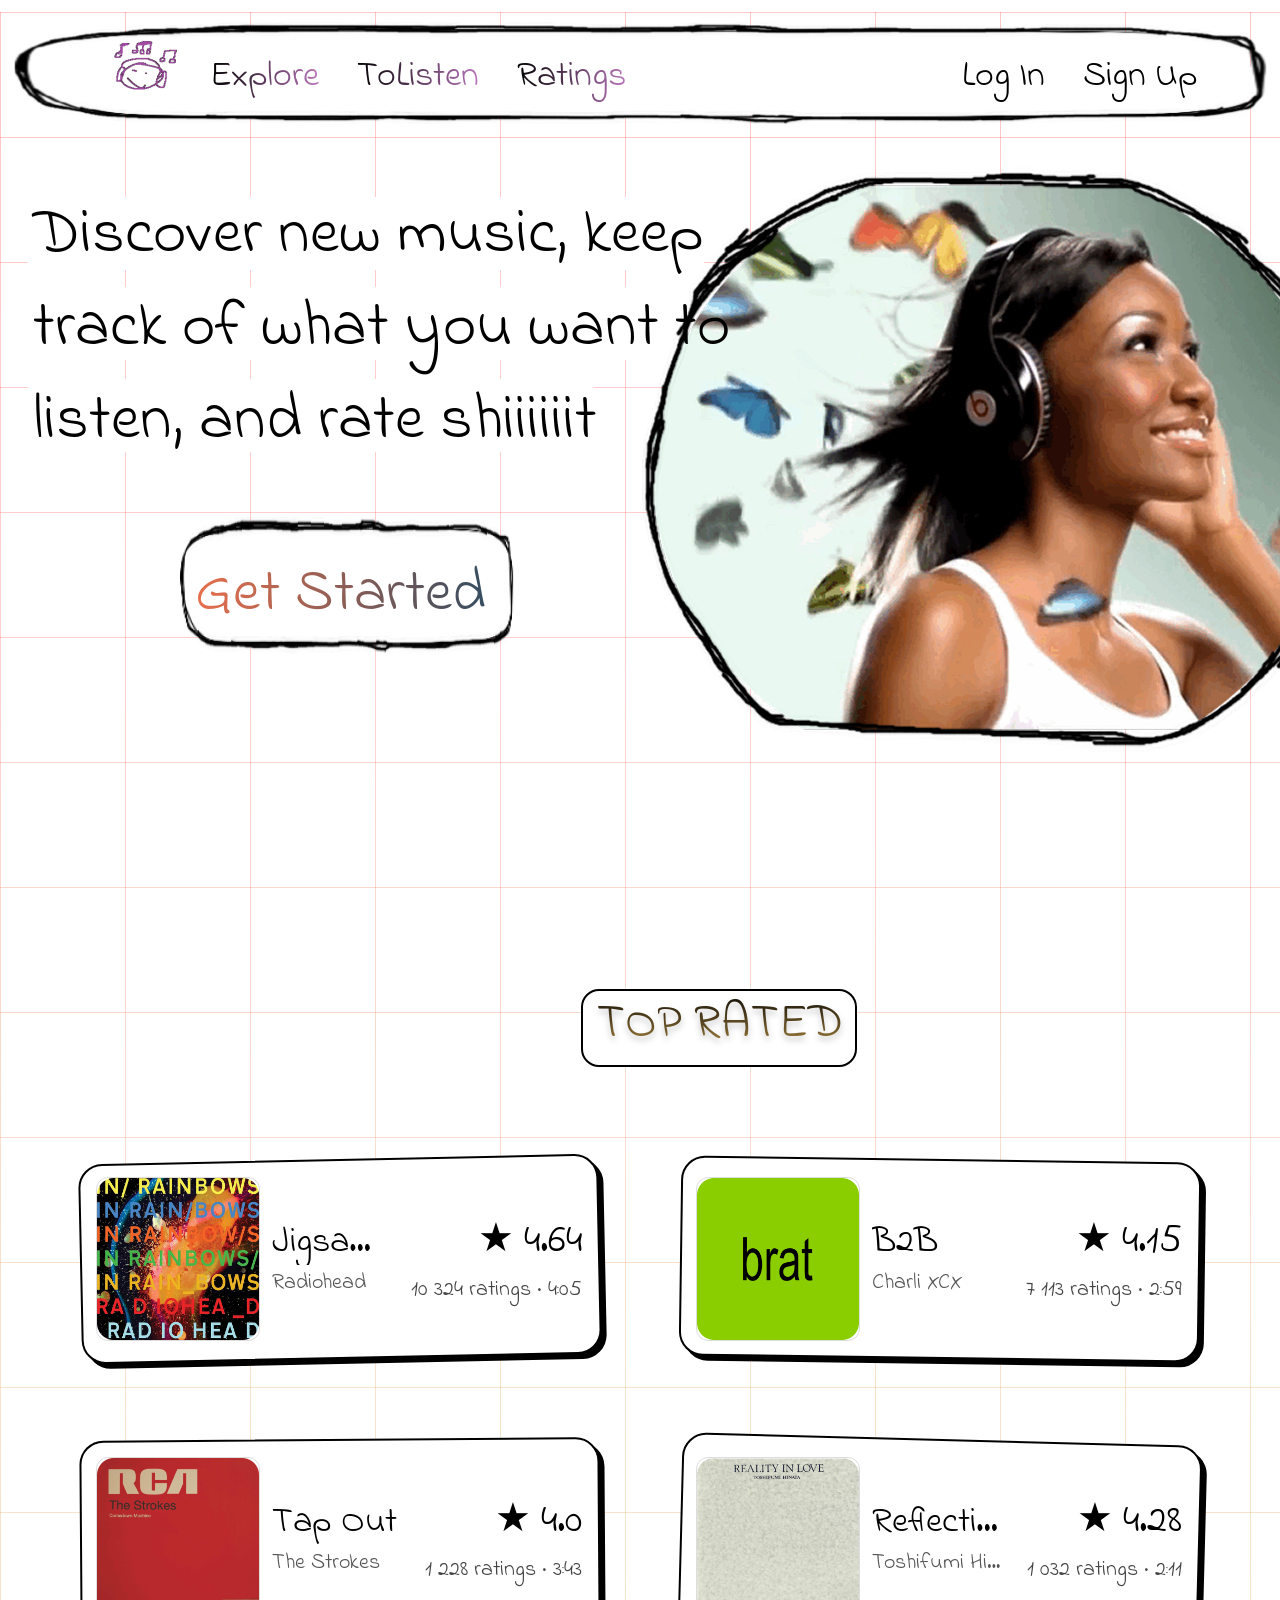
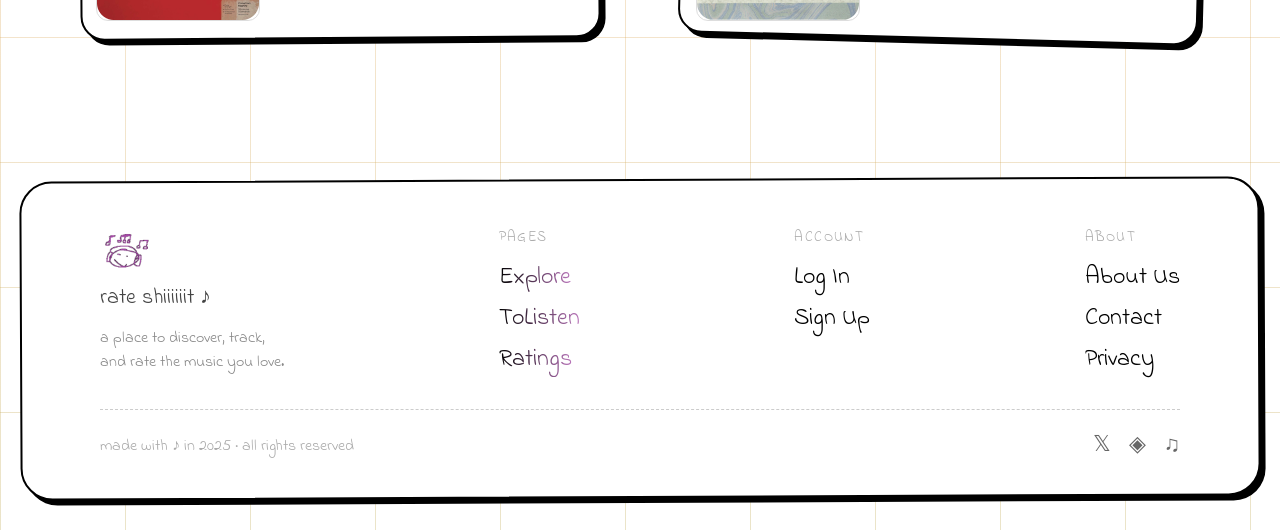
<file: index.html>
<!DOCTYPE html>
<html lang="en">
<head>
  <meta charset="UTF-8" />
  <meta name="viewport" content="width=device-width, initial-scale=1.0" />
  <title>Music Landing Page</title>

  <link rel="preconnect" href="https://fonts.googleapis.com">
  <link rel="preconnect" href="https://fonts.gstatic.com" crossorigin>
  <link href="https://fonts.googleapis.com/css2?family=Indie+Flower&display=swap" rel="stylesheet">

  <link rel="stylesheet" href="style.css" />
  <link rel="stylesheet" href="navbar.css" />
  <link rel="stylesheet" href="burger.css" />
</head>
<body>
  <div class="page-grid" aria-hidden="true"></div>

  <header class="site-navbar">
    <img src="images/navbar.png" alt="Navbar sketch background" class="navbar-bg">
    <div class="navbar-content">
      <div class="nav-left">
        <a href="index.html">
          <img src="images/logo.png" alt="Logo" class="logo">
        </a>
        <span class="nav-site-name gradient-text">ratestuff.fm</span>
        <nav class="nav-links">
          <a href="explore.html" class="nav-link gradient-text">Explore</a>
          <a href="tolisten.html" class="nav-link gradient-text">ToListen</a>
          <a href="ratings.html" class="nav-link gradient-text">Ratings</a>
        </nav>
      </div>
      <div class="nav-right">
        <a href="#" class="nav-link">Log In</a>
        <a href="#" class="nav-link">Sign Up</a>
      </div>
      <button class="burger-btn" id="burgerBtn" aria-label="Open menu">
        <span></span>
        <span></span>
        <span></span>
      </button>
    </div>
  </header>

  <main class="page-content">
    <section class="frame frame-1">
      <div class="frame-inner">
        <section class="hero">
          <section class="hero-text-block">
            <div class="text-highlight rect-4"></div>
            <div class="text-highlight rect-5"></div>
            <div class="text-highlight rect-6"></div>
            <h1 class="hero-title">
              Discover new music, keep track of what you want to listen, and rate shiiiiiit
            </h1>
          </section>
          <section class="cta-block">
            <img src="images/button.png" alt="Get Started button sketch background" class="cta-bg">
            <a href="explore.html" class="cta-text">Get Started</a>
          </section>
          <section class="hero-image-block">
            <img src="images/asd1232434353.png" alt="Person listening to music" class="hero-image">
          </section>
        </section>
      </div>
    </section>

    <section class="frame frame-2">
      <div class="frame-inner frame-2-inner">
        <section class="top-rated-title-block">
          <div class="title-bg"></div>
          <h2 class="top-rated-title">TOP RATED</h2>
        </section>

        <section class="top-rated-grid tr-grid">

          <div class="tr-item">
            <article class="tr-card">
              <div class="tr-card-bg"></div>
              <div class="tr-cover-wrap">
                <img src="images/in_rainbows.png" alt="In Rainbows" class="tr-cover">
              </div>
              <div class="tr-meta">
                <h3 class="tr-title">Jigsaw Falling Into Place</h3>
                <p class="tr-artist">Radiohead</p>
              </div>
              <div class="tr-rating-row">
                  <span class="tr-score">★ 4.64</span>
                  <span class="tr-count">10 324 ratings · 4:05</span>
                </div>
            </article>
          </div>

          <div class="tr-item">
            <article class="tr-card">
              <div class="tr-card-bg"></div>
              <div class="tr-cover-wrap">
                <img src="images/brat.png" alt="Brat" class="tr-cover">
              </div>
              <div class="tr-meta">
                <h3 class="tr-title">B2B</h3>
                <p class="tr-artist">Charli XCX</p>
              </div>
              <div class="tr-rating-row">
                  <span class="tr-score">★ 4.15</span>
                  <span class="tr-count">7 113 ratings · 2:59</span>
                </div>
            </article>
          </div>

          <div class="tr-item">
            <article class="tr-card">
              <div class="tr-card-bg"></div>
              <div class="tr-cover-wrap">
                <img src="images/strokes.png" alt="The Strokes" class="tr-cover">
              </div>
              <div class="tr-meta">
                <h3 class="tr-title">Tap Out</h3>
                <p class="tr-artist">The Strokes</p>
              </div>
              <div class="tr-rating-row">
                  <span class="tr-score">★ 4.0</span>
                  <span class="tr-count">1 228 ratings · 3:43</span>
                </div>
            </article>
          </div>

          <div class="tr-item">
            <article class="tr-card">
              <div class="tr-card-bg"></div>
              <div class="tr-cover-wrap">
                <img src="images/hitotsubu.png" alt="Hitotsubu" class="tr-cover">
              </div>
              <div class="tr-meta">
                <h3 class="tr-title">Reflections</h3>
                <p class="tr-artist">Toshifumi Hinata</p>
              </div>
              <div class="tr-rating-row">
                  <span class="tr-score">★ 4.28</span>
                  <span class="tr-count">1 032 ratings · 2:11</span>
                </div>
            </article>
          </div>

        </section>
      </div>
    </section>
  </main>

    <footer class="site-footer">
    <div class="footer-inner">
      <div class="footer-bg"></div>
      <div class="footer-content">

        <div class="footer-logo-col">
          <img src="images/logo.png" alt="Logo" class="footer-logo">
          <p class="footer-tagline">rate shiiiiiit ♪</p>
          <p class="footer-desc">a place to discover, track,<br>and rate the music you love.</p>
        </div>

        <div class="footer-nav-group">
          <p class="footer-group-label">Pages</p>
          <nav class="footer-links">
            <a href="explore.html" class="footer-link gradient-text">Explore</a>
            <a href="tolisten.html" class="footer-link gradient-text">ToListen</a>
            <a href="ratings.html" class="footer-link gradient-text">Ratings</a>
          </nav>
        </div>

        <div class="footer-nav-group">
          <p class="footer-group-label">Account</p>
          <div class="footer-auth">
            <a href="#" class="footer-link">Log In</a>
            <a href="#" class="footer-link">Sign Up</a>
          </div>
        </div>

        <div class="footer-nav-group">
          <p class="footer-group-label">About</p>
          <div class="footer-about-links">
            <a href="#" class="footer-link">About Us</a>
            <a href="#" class="footer-link">Contact</a>
            <a href="#" class="footer-link">Privacy</a>
          </div>
        </div>

      </div>

      <hr class="footer-divider">

      <div class="footer-bottom-row">
        <p class="footer-credit">made with ♪ in 2025 · all rights reserved</p>
        <div class="footer-social">
          <a href="#" class="footer-social-link" aria-label="Twitter">𝕏</a>
          <a href="#" class="footer-social-link" aria-label="Instagram">◈</a>
          <a href="#" class="footer-social-link" aria-label="Spotify">♫</a>
        </div>
      </div>
    </div>
  </footer>

  <!-- Mobile nav overlay -->
  <div class="mobile-nav" id="mobileNav">
    <div class="mobile-nav-backdrop" id="navBackdrop"></div>
    <div class="mobile-nav-panel">
      <button class="mobile-nav-close" id="navClose">✕</button>
      <p class="mobile-nav-label">Pages</p>
      <div class="mobile-nav-links">
        <a href="explore.html" class="mobile-nav-link gradient-text">Explore</a>
        <a href="tolisten.html" class="mobile-nav-link gradient-text">ToListen</a>
        <a href="ratings.html" class="mobile-nav-link gradient-text">Ratings</a>
      </div>
      <hr class="mobile-nav-divider">
      <p class="mobile-nav-label">Account</p>
      <div class="mobile-nav-auth">
        <a href="#" class="mobile-nav-auth-link">Log In</a>
        <a href="#" class="mobile-nav-auth-link">Sign Up</a>
      </div>
    </div>
  </div>

  <script>
    (function() {
      var btn = document.getElementById('burgerBtn');
      var nav = document.getElementById('mobileNav');
      var backdrop = document.getElementById('navBackdrop');
      var closeBtn = document.getElementById('navClose');
      function openNav() { btn.classList.add('open'); nav.classList.add('open'); document.body.style.overflow = 'hidden'; }
      function closeNav() { btn.classList.remove('open'); nav.classList.remove('open'); document.body.style.overflow = ''; }
      btn.addEventListener('click', function() { nav.classList.contains('open') ? closeNav() : openNav(); });
      closeBtn.addEventListener('click', closeNav);
      backdrop.addEventListener('click', closeNav);
    })();
  </script>
</body>
</html>
</file>
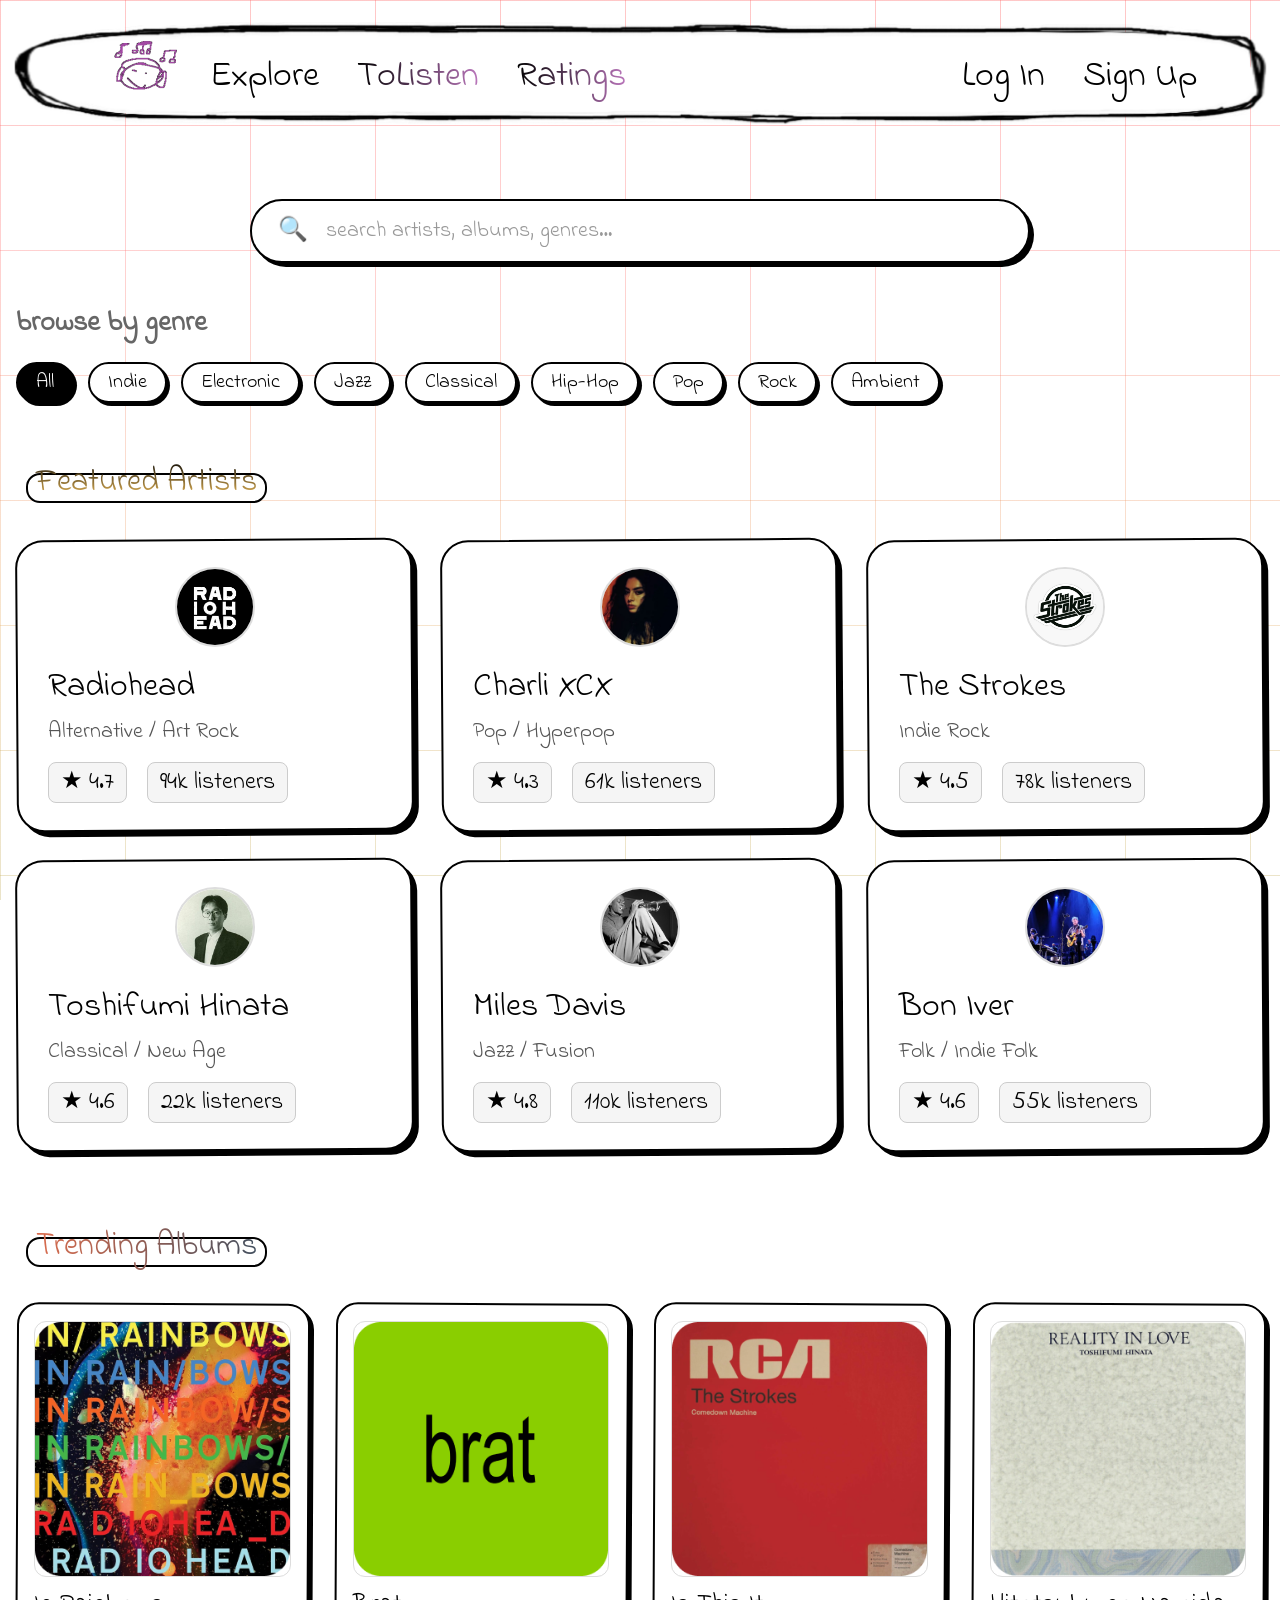
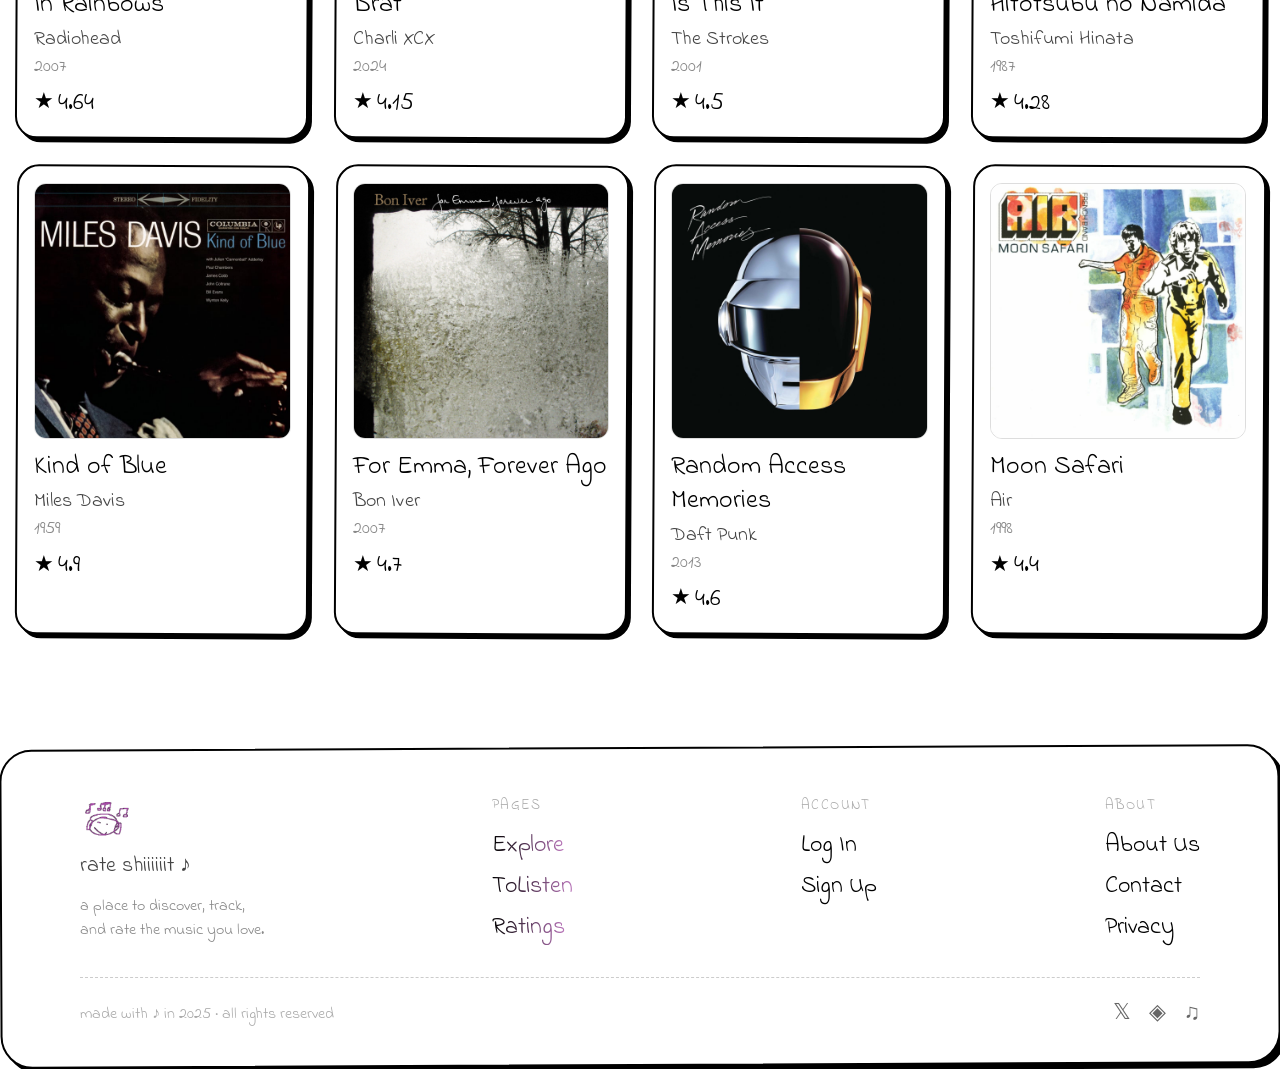
<file: explore.html>
<!DOCTYPE html>
<html lang="en">
<head>
  <meta charset="UTF-8" />
  <meta name="viewport" content="width=device-width, initial-scale=1.0" />
  <title>Explore – Music</title>
  <link rel="preconnect" href="https://fonts.googleapis.com">
  <link rel="preconnect" href="https://fonts.gstatic.com" crossorigin>
  <link href="https://fonts.googleapis.com/css2?family=Indie+Flower&display=swap" rel="stylesheet">
  <link rel="stylesheet" href="explore.css" />
  <link rel="stylesheet" href="navbar.css" />
  <link rel="stylesheet" href="burger.css" />
</head>
<body>
  <div class="page-grid" aria-hidden="true"></div>

  <header class="site-navbar">
    <img src="images/navbar.png" alt="Navbar sketch background" class="navbar-bg">
    <div class="navbar-content">
      <div class="nav-left">
        <a href="index.html">
          <img src="images/logo.png" alt="Logo" class="logo">
        </a>
        <span class="nav-site-name gradient-text">ratestuff.fm</span>
        <nav class="nav-links">
          <a href="index.html" class="nav-link">Explore</a>
          <a href="tolisten.html" class="nav-link gradient-text">ToListen</a>
          <a href="ratings.html" class="nav-link gradient-text">Ratings</a>
        </nav>
      </div>
      <div class="nav-right">
        <a href="#" class="nav-link">Log In</a>
        <a href="#" class="nav-link">Sign Up</a>
      </div>
      <button class="burger-btn" id="burgerBtn" aria-label="Open menu">
        <span></span>
        <span></span>
        <span></span>
      </button>
    </div>
  </header>

  <main class="page-content">

    <!-- Search bar -->
    <section class="search-section">
      <div class="search-wrap">
        <div class="search-box-bg"></div>
        <span class="search-icon">🔍</span>
        <input type="text" id="searchInput" class="search-input" placeholder="search artists, albums, genres…" />
        <button class="search-clear" id="searchClear" aria-label="Clear search">✕</button>
      </div>
      <p class="search-no-results" id="searchNoResults" style="display:none;">no results found — try something else</p>
    </section>

    <!-- Genre filters -->
    <section class="genre-section">
      <h2 class="section-label">browse by genre</h2>
      <div class="genre-pills">
        <button class="pill pill-active" data-genre="all">All</button>
        <button class="pill" data-genre="indie">Indie</button>
        <button class="pill" data-genre="electronic">Electronic</button>
        <button class="pill" data-genre="jazz">Jazz</button>
        <button class="pill" data-genre="classical">Classical</button>
        <button class="pill" data-genre="hip-hop">Hip-Hop</button>
        <button class="pill" data-genre="pop">Pop</button>
        <button class="pill" data-genre="rock">Rock</button>
        <button class="pill" data-genre="ambient">Ambient</button>
      </div>
    </section>

    <!-- Featured artists -->
    <section class="artists-section" id="artistsSection">
      <div class="section-title-block">
        <div class="section-title-bg"></div>
        <h2 class="section-title gradient-gold">Featured Artists</h2>
      </div>

      <div class="artists-grid" id="artistsGrid">

        <article class="artist-card" data-genre="rock indie" data-searchable="radiohead alternative art rock">
          <div class="acard-bg"></div>
          <div class="acard-inner">
            <img class="artist-avatar" src="images/radioheadicon.png">
            <h3 class="acard-name">Radiohead</h3>
            <p class="acard-genre">Alternative / Art Rock</p>
            <div class="acard-stats">
              <span class="astat">★ 4.7</span>
              <span class="astat">94k listeners</span>
            </div>
          </div>
        </article>

        <article class="artist-card" data-genre="pop electronic" data-searchable="charli xcx pop hyperpop">
          <div class="acard-bg"></div>
          <div class="acard-inner">
            <img class="artist-avatar" src="images/charlicon.png">
            <h3 class="acard-name">Charli XCX</h3>
            <p class="acard-genre">Pop / Hyperpop</p>
            <div class="acard-stats">
              <span class="astat">★ 4.3</span>
              <span class="astat">61k listeners</span>
            </div>
          </div>
        </article>

        <article class="artist-card" data-genre="indie rock" data-searchable="the strokes indie rock">
          <div class="acard-bg"></div>
          <div class="acard-inner">
            <img class="artist-avatar" src="images/strokesicon.png">
            <h3 class="acard-name">The Strokes</h3>
            <p class="acard-genre">Indie Rock</p>
            <div class="acard-stats">
              <span class="astat">★ 4.5</span>
              <span class="astat">78k listeners</span>
            </div>
          </div>
        </article>

        <article class="artist-card" data-genre="classical ambient" data-searchable="toshifumi hinata classical new age ambient">
          <div class="acard-bg"></div>
          <div class="acard-inner">
            <img class="artist-avatar" src="images/toshifumiicon.png">
            <h3 class="acard-name">Toshifumi Hinata</h3>
            <p class="acard-genre">Classical / New Age</p>
            <div class="acard-stats">
              <span class="astat">★ 4.6</span>
              <span class="astat">22k listeners</span>
            </div>
          </div>
        </article>

        <article class="artist-card" data-genre="jazz" data-searchable="miles davis jazz fusion kind of blue">
          <div class="acard-bg"></div>
          <div class="acard-inner">
            <img class="artist-avatar" src="images/milesicon.png">
            <h3 class="acard-name">Miles Davis</h3>
            <p class="acard-genre">Jazz / Fusion</p>
            <div class="acard-stats">
              <span class="astat">★ 4.8</span>
              <span class="astat">110k listeners</span>
            </div>
          </div>
        </article>

        <article class="artist-card" data-genre="indie" data-searchable="bon iver folk indie folk for emma">
          <div class="acard-bg"></div>
          <div class="acard-inner">
            <img class="artist-avatar" src="images/bonivericon.png">
            <h3 class="acard-name">Bon Iver</h3>
            <p class="acard-genre">Folk / Indie Folk</p>
            <div class="acard-stats">
              <span class="astat">★ 4.6</span>
              <span class="astat">55k listeners</span>
            </div>
          </div>
        </article>

      </div>
    </section>

    <!-- Trending albums -->
    <section class="albums-section" id="albumsSection">
      <div class="section-title-block">
        <div class="section-title-bg"></div>
        <h2 class="section-title gradient-orange">Trending Albums</h2>
      </div>

      <div class="albums-grid" id="albumsGrid">

        <article class="album-card" data-genre="rock indie" data-searchable="in rainbows radiohead 2007 alternative">
          <div class="album-card-bg"></div>
          <div class="album-cover-wrap">
            <img src="images/in_rainbows.png" alt="In Rainbows" class="album-thumb">
          </div>
          <div class="album-info">
            <h3 class="album-title">In Rainbows</h3>
            <p class="album-artist">Radiohead</p>
            <p class="album-year">2007</p>
            <div class="album-rating">
              <span class="score-star">★</span>
              <span class="album-score">4.64</span>
            </div>
          </div>
        </article>

        <article class="album-card" data-genre="pop electronic" data-searchable="brat charli xcx 2024 hyperpop">
          <div class="album-card-bg"></div>
          <div class="album-cover-wrap">
            <img src="images/brat.png" alt="Brat" class="album-thumb">
          </div>
          <div class="album-info">
            <h3 class="album-title">Brat</h3>
            <p class="album-artist">Charli XCX</p>
            <p class="album-year">2024</p>
            <div class="album-rating">
              <span class="score-star">★</span>
              <span class="album-score">4.15</span>
            </div>
          </div>
        </article>

        <article class="album-card" data-genre="indie rock" data-searchable="is this it the strokes 2001 indie rock">
          <div class="album-card-bg"></div>
          <div class="album-cover-wrap">
            <img src="images/strokes.png" alt="The Strokes" class="album-thumb">
          </div>
          <div class="album-info">
            <h3 class="album-title">Is This It</h3>
            <p class="album-artist">The Strokes</p>
            <p class="album-year">2001</p>
            <div class="album-rating">
              <span class="score-star">★</span>
              <span class="album-score">4.5</span>
            </div>
          </div>
        </article>

        <article class="album-card" data-genre="classical ambient" data-searchable="hitotsubu no namida toshifumi hinata 1987 classical new age">
          <div class="album-card-bg"></div>
          <div class="album-cover-wrap">
            <img src="images/hitotsubu.png" alt="Hitotsubu" class="album-thumb">
          </div>
          <div class="album-info">
            <h3 class="album-title">Hitotsubu no Namida</h3>
            <p class="album-artist">Toshifumi Hinata</p>
            <p class="album-year">1987</p>
            <div class="album-rating">
              <span class="score-star">★</span>
              <span class="album-score">4.28</span>
            </div>
          </div>
        </article>

        <article class="album-card" data-genre="jazz" data-searchable="kind of blue miles davis 1959 jazz">
          <div class="album-card-bg"></div>
          <div class="album-cover-wrap">
            <img src="images/kindofblue.png" alt="Kindofblue" class="album-thumb">
          </div>
          <div class="album-info">
            <h3 class="album-title">Kind of Blue</h3>
            <p class="album-artist">Miles Davis</p>
            <p class="album-year">1959</p>
            <div class="album-rating">
              <span class="score-star">★</span>
              <span class="album-score">4.9</span>
            </div>
          </div>
        </article>

        <article class="album-card" data-genre="indie" data-searchable="for emma forever ago bon iver 2007 folk indie">
          <div class="album-card-bg"></div>
          <div class="album-cover-wrap">
            <img src="images/foremma.png" alt="ForEmma" class="album-thumb">
          </div>
          <div class="album-info">
            <h3 class="album-title">For Emma, Forever Ago</h3>
            <p class="album-artist">Bon Iver</p>
            <p class="album-year">2007</p>
            <div class="album-rating">
              <span class="score-star">★</span>
              <span class="album-score">4.7</span>
            </div>
          </div>
        </article>

        <article class="album-card" data-genre="electronic pop" data-searchable="random access memories daft punk 2013 electronic">
          <div class="album-card-bg"></div>
          <div class="album-cover-wrap">
            <img src="images/randomacess.png" alt="RAM" class="album-thumb">
          </div>
          <div class="album-info">
            <h3 class="album-title">Random Access Memories</h3>
            <p class="album-artist">Daft Punk</p>
            <p class="album-year">2013</p>
            <div class="album-rating">
              <span class="score-star">★</span>
              <span class="album-score">4.6</span>
            </div>
          </div>
        </article>

        <article class="album-card" data-genre="electronic ambient" data-searchable="moon safari air 1998 electronic ambient">
          <div class="album-card-bg"></div>
          <div class="album-cover-wrap">
            <img src="images/moonsafari.png" alt="Moon Safari" class="album-thumb">
          </div>
          <div class="album-info">
            <h3 class="album-title">Moon Safari</h3>
            <p class="album-artist">Air</p>
            <p class="album-year">1998</p>
            <div class="album-rating">
              <span class="score-star">★</span>
              <span class="album-score">4.4</span>
            </div>
          </div>
        </article>

      </div>
    </section>

  </main>

    <footer class="site-footer">
    <div class="footer-inner">
      <div class="footer-bg"></div>
      <div class="footer-content">

        <div class="footer-logo-col">
          <img src="images/logo.png" alt="Logo" class="footer-logo">
          <p class="footer-tagline">rate shiiiiiit ♪</p>
          <p class="footer-desc">a place to discover, track,<br>and rate the music you love.</p>
        </div>

        <div class="footer-nav-group">
          <p class="footer-group-label">Pages</p>
          <nav class="footer-links">
            <a href="explore.html" class="footer-link gradient-text">Explore</a>
            <a href="tolisten.html" class="footer-link gradient-text">ToListen</a>
            <a href="ratings.html" class="footer-link gradient-text">Ratings</a>
          </nav>
        </div>

        <div class="footer-nav-group">
          <p class="footer-group-label">Account</p>
          <div class="footer-auth">
            <a href="#" class="footer-link">Log In</a>
            <a href="#" class="footer-link">Sign Up</a>
          </div>
        </div>

        <div class="footer-nav-group">
          <p class="footer-group-label">About</p>
          <div class="footer-about-links">
            <a href="#" class="footer-link">About Us</a>
            <a href="#" class="footer-link">Contact</a>
            <a href="#" class="footer-link">Privacy</a>
          </div>
        </div>

      </div>

      <hr class="footer-divider">

      <div class="footer-bottom-row">
        <p class="footer-credit">made with ♪ in 2025 · all rights reserved</p>
        <div class="footer-social">
          <a href="#" class="footer-social-link" aria-label="Twitter">𝕏</a>
          <a href="#" class="footer-social-link" aria-label="Instagram">◈</a>
          <a href="#" class="footer-social-link" aria-label="Spotify">♫</a>
        </div>
      </div>
    </div>
  </footer>

  <script>
    // ── All filterable cards ──────────────────────────
    const allCards = () => document.querySelectorAll('.artist-card, .album-card');

    // ── Genre filter ──────────────────────────────────
    let activeGenre = 'all';

    document.querySelectorAll('.pill').forEach(pill => {
      pill.addEventListener('click', () => {
        document.querySelectorAll('.pill').forEach(p => p.classList.remove('pill-active'));
        pill.classList.add('pill-active');
        activeGenre = pill.dataset.genre;
        applyFilters();
      });
    });

    // ── Search filter ─────────────────────────────────
    const searchInput  = document.getElementById('searchInput');
    const searchClear  = document.getElementById('searchClear');
    const noResults    = document.getElementById('searchNoResults');

    searchInput.addEventListener('input', () => {
      searchClear.style.display = searchInput.value ? 'flex' : 'none';
      applyFilters();
    });

    searchClear.addEventListener('click', () => {
      searchInput.value = '';
      searchClear.style.display = 'none';
      applyFilters();
      searchInput.focus();
    });

    // ── Combined filter logic ─────────────────────────
    function applyFilters() {
      const query = searchInput.value.toLowerCase().trim();
      let visibleCount = 0;

      allCards().forEach(card => {
        const genreMatch  = activeGenre === 'all' || card.dataset.genre.includes(activeGenre);
        const searchMatch = !query || card.dataset.searchable.includes(query)
          || (card.querySelector('.album-title,  .acard-name')?.textContent.toLowerCase().includes(query))
          || (card.querySelector('.album-artist, .acard-genre')?.textContent.toLowerCase().includes(query));

        const visible = genreMatch && searchMatch;
        card.style.display = visible ? '' : 'none';
        if (visible) visibleCount++;
      });

      noResults.style.display = visibleCount === 0 ? 'block' : 'none';

      // Hide section headings when all cards in that section are gone
      ['artistsSection', 'albumsSection'].forEach(id => {
        const sec = document.getElementById(id);
        const anyVisible = [...sec.querySelectorAll('.artist-card, .album-card')]
          .some(c => c.style.display !== 'none');
        sec.style.display = anyVisible ? '' : 'none';
      });
    }
  </script>

  <!-- Mobile nav overlay -->
  <div class="mobile-nav" id="mobileNav">
    <div class="mobile-nav-backdrop" id="navBackdrop"></div>
    <div class="mobile-nav-panel">
      <button class="mobile-nav-close" id="navClose">✕</button>
      <p class="mobile-nav-label">Pages</p>
      <div class="mobile-nav-links">
        <a href="explore.html" class="mobile-nav-link gradient-text">Explore</a>
        <a href="tolisten.html" class="mobile-nav-link gradient-text">ToListen</a>
        <a href="ratings.html" class="mobile-nav-link gradient-text">Ratings</a>
      </div>
      <hr class="mobile-nav-divider">
      <p class="mobile-nav-label">Account</p>
      <div class="mobile-nav-auth">
        <a href="#" class="mobile-nav-auth-link">Log In</a>
        <a href="#" class="mobile-nav-auth-link">Sign Up</a>
      </div>
    </div>
  </div>

  <script>
    (function() {
      var btn = document.getElementById('burgerBtn');
      var nav = document.getElementById('mobileNav');
      var backdrop = document.getElementById('navBackdrop');
      var closeBtn = document.getElementById('navClose');
      function openNav() { btn.classList.add('open'); nav.classList.add('open'); document.body.style.overflow = 'hidden'; }
      function closeNav() { btn.classList.remove('open'); nav.classList.remove('open'); document.body.style.overflow = ''; }
      btn.addEventListener('click', function() { nav.classList.contains('open') ? closeNav() : openNav(); });
      closeBtn.addEventListener('click', closeNav);
      backdrop.addEventListener('click', closeNav);
    })();
  </script>
</body>
</html>
</file>
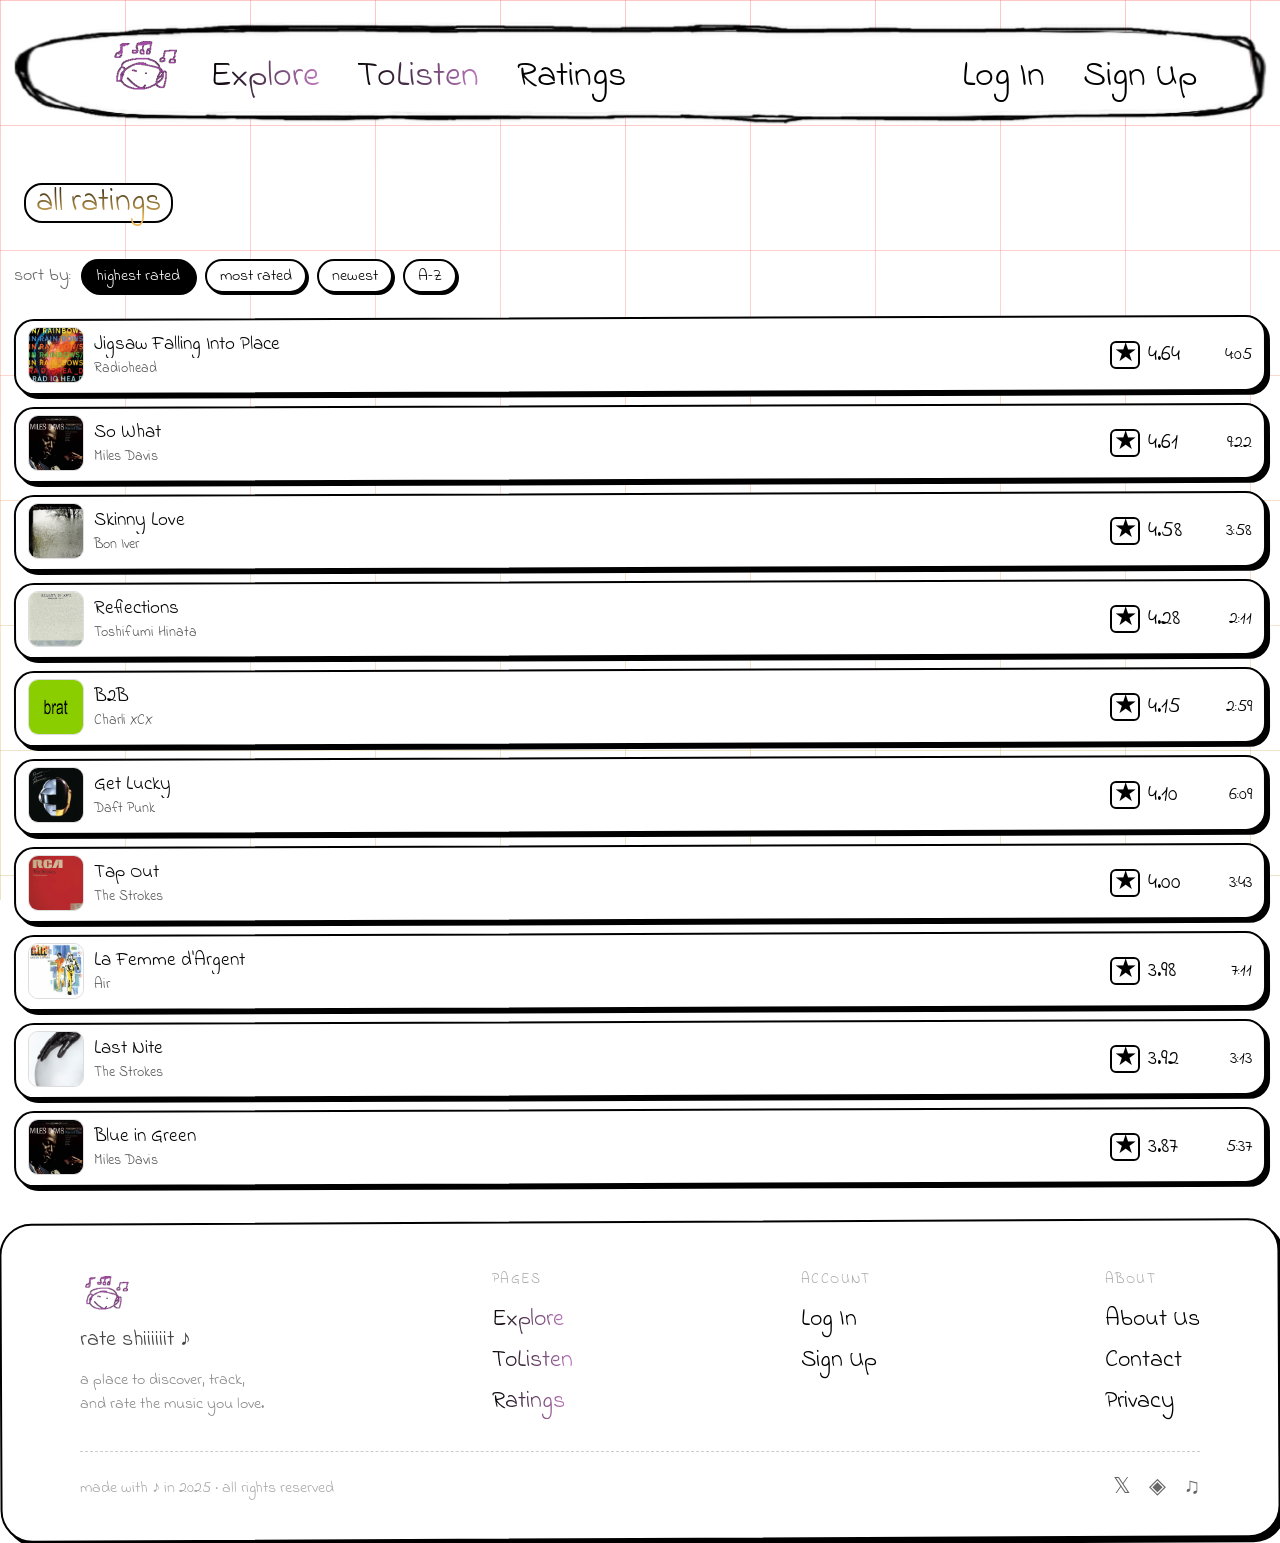
<file: ratings.html>
<!DOCTYPE html>
<html lang="en">
<head>
  <meta charset="UTF-8" />
  <meta name="viewport" content="width=device-width, initial-scale=1.0" />
  <title>Ratings – Music</title>
  <link rel="preconnect" href="https://fonts.googleapis.com">
  <link rel="preconnect" href="https://fonts.gstatic.com" crossorigin>
  <link href="https://fonts.googleapis.com/css2?family=Indie+Flower&display=swap" rel="stylesheet">
  <link rel="stylesheet" href="ratings.css" />
  <link rel="stylesheet" href="navbar.css" />
  <link rel="stylesheet" href="burger.css" />
</head>
<body>
  <div class="page-grid" aria-hidden="true"></div>

  <header class="site-navbar">
    <img src="images/navbar.png" alt="Navbar sketch background" class="navbar-bg">
    <div class="navbar-content">
      <div class="nav-left">
        <a href="index.html">
          <img src="images/logo.png" alt="Logo" class="logo">
        </a>
        <span class="nav-site-name gradient-text">ratestuff.fm</span>
        <nav class="nav-links">
          <a href="explore.html" class="nav-link gradient-text">Explore</a>
          <a href="tolisten.html" class="nav-link gradient-text">ToListen</a>
          <a href="index.html" class="nav-link">Ratings</a>
        </nav>
      </div>
      <div class="nav-right">
        <a href="#" class="nav-link">Log In</a>
        <a href="#" class="nav-link">Sign Up</a>
      </div>
      <button class="burger-btn" id="burgerBtn" aria-label="Open menu">
        <span></span>
        <span></span>
        <span></span>
      </button>
    </div>
  </header>

  <main class="page-content">

    <div class="page-header">
      <div class="page-header-bg"></div>
      <h1 class="page-title">all ratings</h1>
    </div>

    <!-- sort controls -->
    <div class="sort-row">
      <span class="sort-label">sort by:</span>
      <button class="sort-btn sort-active" data-sort="score">highest rated</button>
      <button class="sort-btn" data-sort="count">most rated</button>
      <button class="sort-btn" data-sort="newest">newest</button>
      <button class="sort-btn" data-sort="title">A–Z</button>
    </div>

    <!-- ratings list -->
    <section class="ratings-list" id="ratingsList">

      <article class="rating-row" data-score="4.64" data-count="10324" data-year="2007" data-title="Jigsaw Falling Into Place">
        <div class="row-bg"></div>
        <span class="row-rank">#1</span>
        <img src="images/in_rainbows.png" alt="In Rainbows" class="row-cover">
        <div class="row-info">
          <h3 class="row-song">Jigsaw Falling Into Place</h3>
          <p class="row-artist">Radiohead</p>
        </div>
        <div class="row-rating-block">
          <div class="row-star-box"></div>
          <span class="row-star-icon">★</span>
          <span class="row-score">4.64</span>
        </div>
        <span class="row-count">10 324 ratings</span>
        <span class="row-length">4:05</span>
        <div class="row-bar-wrap">
          <div class="row-bar" style="width:92%"></div>
        </div>
      </article>

      <article class="rating-row" data-score="4.61" data-count="8900" data-year="1959" data-title="So What">
        <div class="row-bg"></div>
        <span class="row-rank">#2</span>
        <img src="images/kindofblue.png" alt="SO whaat" class="row-cover">
        <div class="row-info">
          <h3 class="row-song">So What</h3>
          <p class="row-artist">Miles Davis</p>
        </div>
        <div class="row-rating-block">
          <div class="row-star-box"></div>
          <span class="row-star-icon">★</span>
          <span class="row-score">4.61</span>
        </div>
        <span class="row-count">8 900 ratings</span>
        <span class="row-length">9:22</span>
        <div class="row-bar-wrap">
          <div class="row-bar" style="width:88%"></div>
        </div>
      </article>

      <article class="rating-row" data-score="4.58" data-count="7241" data-year="2007" data-title="Skinny Love">
        <div class="row-bg"></div>
        <span class="row-rank">#3</span>
        <img src="images/foremma.png" alt="Skinni luv" class="row-cover">
        <div class="row-info">
          <h3 class="row-song">Skinny Love</h3>
          <p class="row-artist">Bon Iver</p>
        </div>
        <div class="row-rating-block">
          <div class="row-star-box"></div>
          <span class="row-star-icon">★</span>
          <span class="row-score">4.58</span>
        </div>
        <span class="row-count">7 241 ratings</span>
        <span class="row-length">3:58</span>
        <div class="row-bar-wrap">
          <div class="row-bar" style="width:85%"></div>
        </div>
      </article>

      <article class="rating-row" data-score="4.28" data-count="1032" data-year="1987" data-title="Reflections">
        <div class="row-bg"></div>
        <span class="row-rank">#4</span>
        <img src="images/hitotsubu.png" alt="Reflections" class="row-cover">
        <div class="row-info">
          <h3 class="row-song">Reflections</h3>
          <p class="row-artist">Toshifumi Hinata</p>
        </div>
        <div class="row-rating-block">
          <div class="row-star-box"></div>
          <span class="row-star-icon">★</span>
          <span class="row-score">4.28</span>
        </div>
        <span class="row-count">1 032 ratings</span>
        <span class="row-length">2:11</span>
        <div class="row-bar-wrap">
          <div class="row-bar" style="width:78%"></div>
        </div>
      </article>

      <article class="rating-row" data-score="4.15" data-count="7113" data-year="2024" data-title="B2B">
        <div class="row-bg"></div>
        <span class="row-rank">#5</span>
        <img src="images/brat.png" alt="B2B" class="row-cover">
        <div class="row-info">
          <h3 class="row-song">B2B</h3>
          <p class="row-artist">Charli XCX</p>
        </div>
        <div class="row-rating-block">
          <div class="row-star-box"></div>
          <span class="row-star-icon">★</span>
          <span class="row-score">4.15</span>
        </div>
        <span class="row-count">7 113 ratings</span>
        <span class="row-length">2:59</span>
        <div class="row-bar-wrap">
          <div class="row-bar" style="width:74%"></div>
        </div>
      </article>

      <article class="rating-row" data-score="4.10" data-count="14870" data-year="2013" data-title="Get Lucky">
        <div class="row-bg"></div>
        <span class="row-rank">#6</span>
        <img src="images/randomacess.png" alt="Get lucki" class="row-cover">
        <div class="row-info">
          <h3 class="row-song">Get Lucky</h3>
          <p class="row-artist">Daft Punk</p>
        </div>
        <div class="row-rating-block">
          <div class="row-star-box"></div>
          <span class="row-star-icon">★</span>
          <span class="row-score">4.10</span>
        </div>
        <span class="row-count">14 870 ratings</span>
        <span class="row-length">6:09</span>
        <div class="row-bar-wrap">
          <div class="row-bar" style="width:72%"></div>
        </div>
      </article>

      <article class="rating-row" data-score="4.00" data-count="1228" data-year="2003" data-title="Tap Out">
        <div class="row-bg"></div>
        <span class="row-rank">#7</span>
        <img src="images/strokes.png" alt="Tap Out" class="row-cover">
        <div class="row-info">
          <h3 class="row-song">Tap Out</h3>
          <p class="row-artist">The Strokes</p>
        </div>
        <div class="row-rating-block">
          <div class="row-star-box"></div>
          <span class="row-star-icon">★</span>
          <span class="row-score">4.00</span>
        </div>
        <span class="row-count">1 228 ratings</span>
        <span class="row-length">3:43</span>
        <div class="row-bar-wrap">
          <div class="row-bar" style="width:68%"></div>
        </div>
      </article>

      <article class="rating-row" data-score="3.98" data-count="3401" data-year="1998" data-title="La Femme d'Argent">
        <div class="row-bg"></div>
        <span class="row-rank">#8</span>
        <img src="images/moonsafari.png" alt="La femme" class="row-cover">
        <div class="row-info">
          <h3 class="row-song">La Femme d'Argent</h3>
          <p class="row-artist">Air</p>
        </div>
        <div class="row-rating-block">
          <div class="row-star-box"></div>
          <span class="row-star-icon">★</span>
          <span class="row-score">3.98</span>
        </div>
        <span class="row-count">3 401 ratings</span>
        <span class="row-length">7:11</span>
        <div class="row-bar-wrap">
          <div class="row-bar" style="width:64%"></div>
        </div>
      </article>

      <article class="rating-row" data-score="3.92" data-count="5087" data-year="2001" data-title="Last Nite">
        <div class="row-bg"></div>
        <span class="row-rank">#9</span>
        <img src="images/isthisit.png" alt="Last Nite" class="row-cover">
        <div class="row-info">
          <h3 class="row-song">Last Nite</h3>
          <p class="row-artist">The Strokes</p>
        </div>
        <div class="row-rating-block">
          <div class="row-star-box"></div>
          <span class="row-star-icon">★</span>
          <span class="row-score">3.92</span>
        </div>
        <span class="row-count">5 087 ratings</span>
        <span class="row-length">3:13</span>
        <div class="row-bar-wrap">
          <div class="row-bar" style="width:60%"></div>
        </div>
      </article>

      <article class="rating-row" data-score="3.87" data-count="2109" data-year="1959" data-title="Blue in Green">
        <div class="row-bg"></div>
        <span class="row-rank">#10</span>
        <img src="images/kindofblue.png" alt="Bluegreen" class="row-cover">
        <div class="row-info">
          <h3 class="row-song">Blue in Green</h3>
          <p class="row-artist">Miles Davis</p>
        </div>
        <div class="row-rating-block">
          <div class="row-star-box"></div>
          <span class="row-star-icon">★</span>
          <span class="row-score">3.87</span>
        </div>
        <span class="row-count">2 109 ratings</span>
        <span class="row-length">5:37</span>
        <div class="row-bar-wrap">
          <div class="row-bar" style="width:55%"></div>
        </div>
      </article>

    </section>
  </main>

  <script>
    // ── Sort buttons ──────────────────────────────────
    const list = document.getElementById('ratingsList');

    const sorters = {
      score:  (a, b) => parseFloat(b.dataset.score)  - parseFloat(a.dataset.score),
      count:  (a, b) => parseInt(b.dataset.count)     - parseInt(a.dataset.count),
      newest: (a, b) => parseInt(b.dataset.year)      - parseInt(a.dataset.year),
      title:  (a, b) => a.dataset.title.localeCompare(b.dataset.title)
    };

    document.querySelectorAll('.sort-btn').forEach(btn => {
      btn.addEventListener('click', () => {
        document.querySelectorAll('.sort-btn').forEach(b => b.classList.remove('sort-active'));
        btn.classList.add('sort-active');

        const key  = btn.dataset.sort;
        const rows = [...list.querySelectorAll('.rating-row')];
        rows.sort(sorters[key]);
        rows.forEach((row, i) => {
          row.querySelector('.row-rank').textContent = '#' + (i + 1);
          list.appendChild(row);
        });
      });
    });
  </script>

    <footer class="site-footer">
    <div class="footer-inner">
      <div class="footer-bg"></div>
      <div class="footer-content">

        <div class="footer-logo-col">
          <img src="images/logo.png" alt="Logo" class="footer-logo">
          <p class="footer-tagline">rate shiiiiiit ♪</p>
          <p class="footer-desc">a place to discover, track,<br>and rate the music you love.</p>
        </div>

        <div class="footer-nav-group">
          <p class="footer-group-label">Pages</p>
          <nav class="footer-links">
            <a href="explore.html" class="footer-link gradient-text">Explore</a>
            <a href="tolisten.html" class="footer-link gradient-text">ToListen</a>
            <a href="ratings.html" class="footer-link gradient-text">Ratings</a>
          </nav>
        </div>

        <div class="footer-nav-group">
          <p class="footer-group-label">Account</p>
          <div class="footer-auth">
            <a href="#" class="footer-link">Log In</a>
            <a href="#" class="footer-link">Sign Up</a>
          </div>
        </div>

        <div class="footer-nav-group">
          <p class="footer-group-label">About</p>
          <div class="footer-about-links">
            <a href="#" class="footer-link">About Us</a>
            <a href="#" class="footer-link">Contact</a>
            <a href="#" class="footer-link">Privacy</a>
          </div>
        </div>

      </div>

      <hr class="footer-divider">

      <div class="footer-bottom-row">
        <p class="footer-credit">made with ♪ in 2025 · all rights reserved</p>
        <div class="footer-social">
          <a href="#" class="footer-social-link" aria-label="Twitter">𝕏</a>
          <a href="#" class="footer-social-link" aria-label="Instagram">◈</a>
          <a href="#" class="footer-social-link" aria-label="Spotify">♫</a>
        </div>
      </div>
    </div>
  </footer>

  <!-- Mobile nav overlay -->
  <div class="mobile-nav" id="mobileNav">
    <div class="mobile-nav-backdrop" id="navBackdrop"></div>
    <div class="mobile-nav-panel">
      <button class="mobile-nav-close" id="navClose">✕</button>
      <p class="mobile-nav-label">Pages</p>
      <div class="mobile-nav-links">
        <a href="explore.html" class="mobile-nav-link gradient-text">Explore</a>
        <a href="tolisten.html" class="mobile-nav-link gradient-text">ToListen</a>
        <a href="ratings.html" class="mobile-nav-link gradient-text">Ratings</a>
      </div>
      <hr class="mobile-nav-divider">
      <p class="mobile-nav-label">Account</p>
      <div class="mobile-nav-auth">
        <a href="#" class="mobile-nav-auth-link">Log In</a>
        <a href="#" class="mobile-nav-auth-link">Sign Up</a>
      </div>
    </div>
  </div>

  <script>
    (function() {
      var btn = document.getElementById('burgerBtn');
      var nav = document.getElementById('mobileNav');
      var backdrop = document.getElementById('navBackdrop');
      var closeBtn = document.getElementById('navClose');
      function openNav() { btn.classList.add('open'); nav.classList.add('open'); document.body.style.overflow = 'hidden'; }
      function closeNav() { btn.classList.remove('open'); nav.classList.remove('open'); document.body.style.overflow = ''; }
      btn.addEventListener('click', function() { nav.classList.contains('open') ? closeNav() : openNav(); });
      closeBtn.addEventListener('click', closeNav);
      backdrop.addEventListener('click', closeNav);
    })();
  </script>
</body>
</html>
</file>
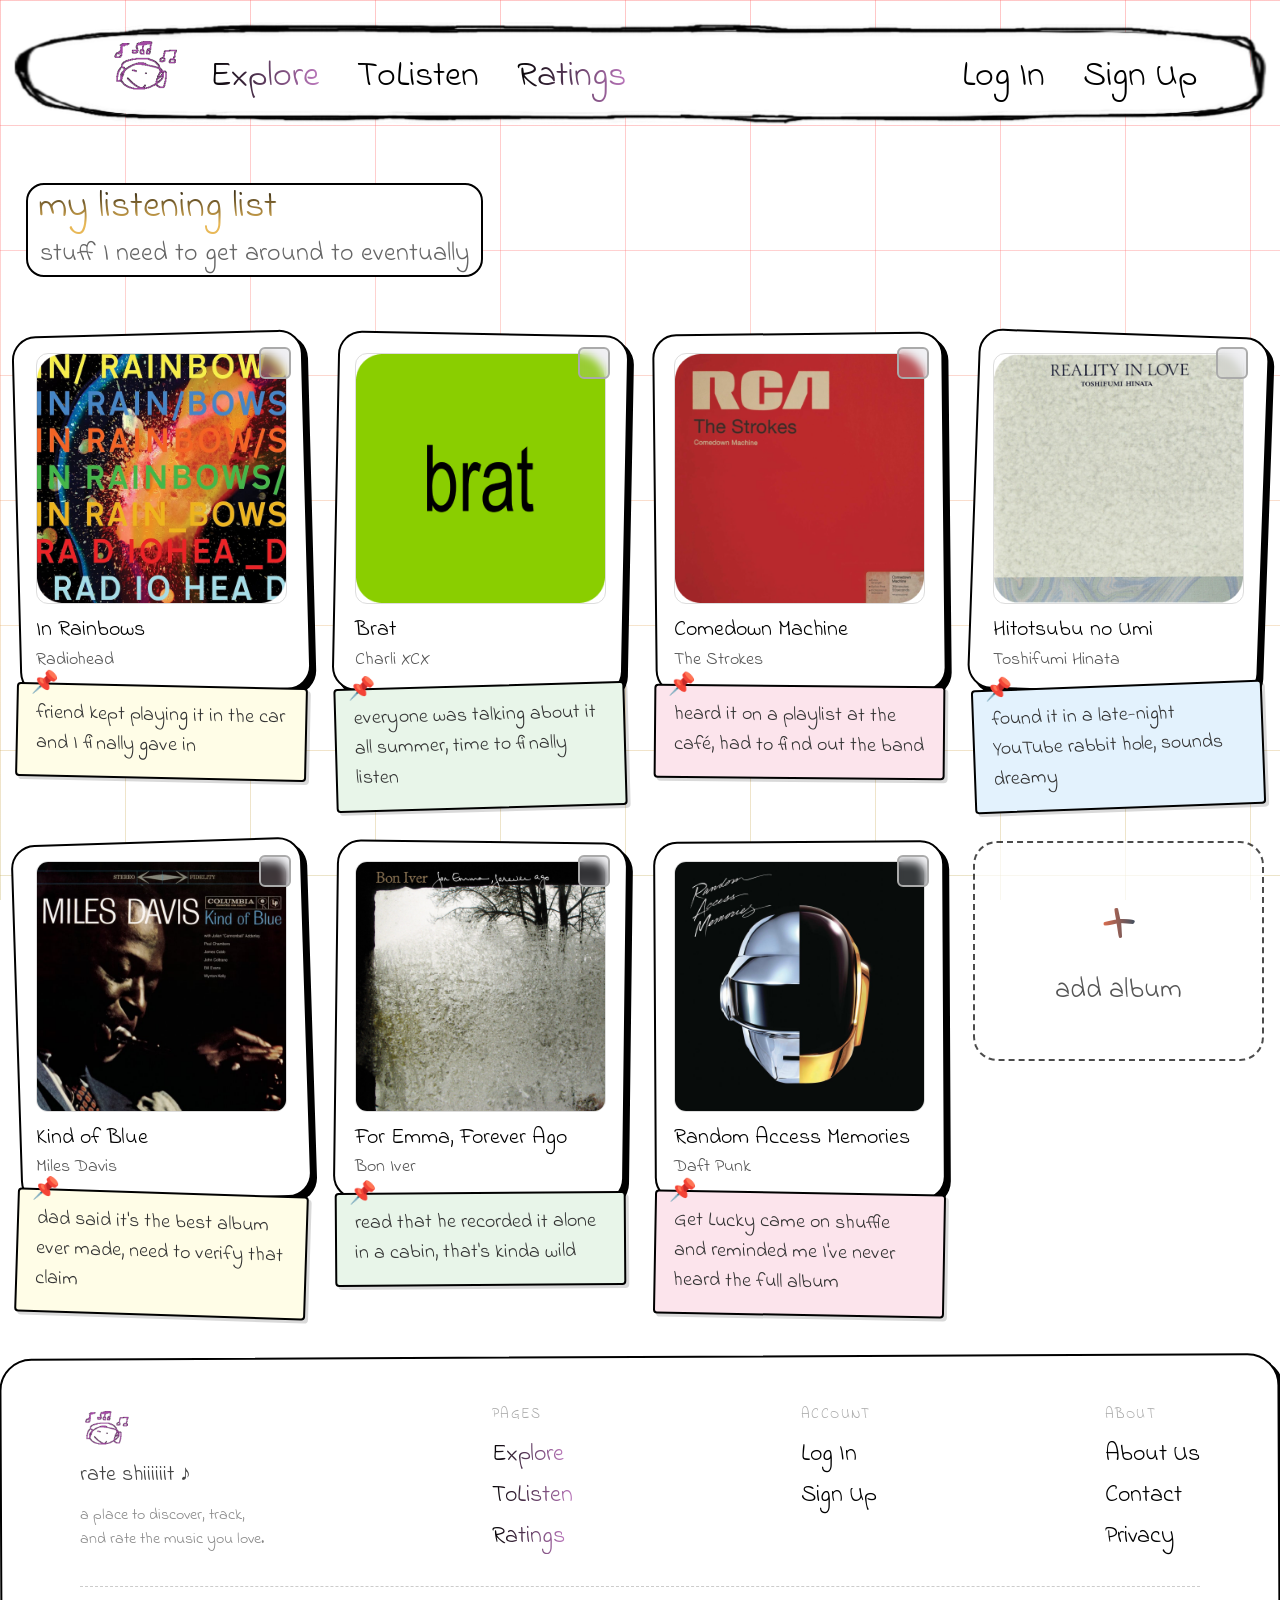
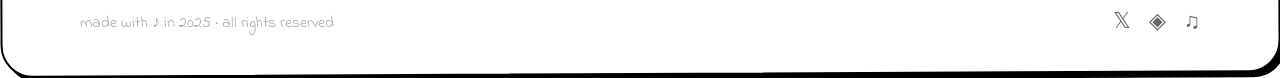
<file: tolisten.html>
<!DOCTYPE html>
<html lang="en">
<head>
  <meta charset="UTF-8" />
  <meta name="viewport" content="width=device-width, initial-scale=1.0" />
  <title>ToListen – Music</title>
  <link rel="preconnect" href="https://fonts.googleapis.com">
  <link rel="preconnect" href="https://fonts.gstatic.com" crossorigin>
  <link href="https://fonts.googleapis.com/css2?family=Indie+Flower&display=swap" rel="stylesheet">
  <link rel="stylesheet" href="tolisten.css" />
  <link rel="stylesheet" href="navbar.css" />
  <link rel="stylesheet" href="burger.css" />
</head>
<body>
  <div class="page-grid" aria-hidden="true"></div>

  <header class="site-navbar">
    <img src="images/navbar.png" alt="Navbar sketch background" class="navbar-bg">
    <div class="navbar-content">
      <div class="nav-left">
        <a href="index.html">
          <img src="images/logo.png" alt="Logo" class="logo">
        </a>
        <span class="nav-site-name gradient-text">ratestuff.fm</span>
        <nav class="nav-links">
          <a href="explore.html" class="nav-link gradient-text">Explore</a>
          <a href="index.html" class="nav-link">ToListen</a>
          <a href="ratings.html" class="nav-link gradient-text">Ratings</a>
        </nav>
      </div>
      <div class="nav-right">
        <a href="#" class="nav-link">Log In</a>
        <a href="#" class="nav-link">Sign Up</a>
      </div>
      <button class="burger-btn" id="burgerBtn" aria-label="Open menu">
        <span></span>
        <span></span>
        <span></span>
      </button>
    </div>
  </header>

  <main class="page-content">

    <div class="page-header">
      <div class="page-header-bg"></div>
      <h1 class="page-title">my listening list</h1>
      <p class="page-subtitle">stuff I need to get around to eventually</p>
    </div>

    <div class="tolisten-grid">

      <!-- card 1 -->
      <div class="tl-item">
        <article class="tl-card">
          <div class="tl-card-bg"></div>
          <div class="tl-check-wrap">
            <div class="tl-checkbox"></div>
          </div>
          <div class="tl-cover-wrap">
            <img src="images/in_rainbows.png" alt="In Rainbows" class="tl-cover">
          </div>
          <div class="tl-meta">
            <h3 class="tl-title">In Rainbows</h3>
            <p class="tl-artist">Radiohead</p>
          </div>
        </article>
        <div class="sticky-note note-yellow">
          <p>friend kept playing it in the car and I finally gave in</p>
        </div>
      </div>

      <!-- card 2 -->
      <div class="tl-item">
        <article class="tl-card">
          <div class="tl-card-bg"></div>
          <div class="tl-check-wrap">
            <div class="tl-checkbox"></div>
          </div>
          <div class="tl-cover-wrap">
            <img src="images/brat.png" alt="Brat" class="tl-cover">
          </div>
          <div class="tl-meta">
            <h3 class="tl-title">Brat</h3>
            <p class="tl-artist">Charli XCX</p>
          </div>
        </article>
        <div class="sticky-note note-green">
          <p>everyone was talking about it all summer, time to finally listen</p>
        </div>
      </div>

      <!-- card 3 -->
      <div class="tl-item">
        <article class="tl-card">
          <div class="tl-card-bg"></div>
          <div class="tl-check-wrap">
            <div class="tl-checkbox"></div>
          </div>
          <div class="tl-cover-wrap">
            <img src="images/strokes.png" alt="The Strokes" class="tl-cover">
          </div>
          <div class="tl-meta">
            <h3 class="tl-title">Comedown Machine</h3>
            <p class="tl-artist">The Strokes</p>
          </div>
        </article>
        <div class="sticky-note note-pink">
          <p>heard it on a playlist at the café, had to find out the band</p>
        </div>
      </div>

      <!-- card 4 -->
      <div class="tl-item">
        <article class="tl-card">
          <div class="tl-card-bg"></div>
          <div class="tl-check-wrap">
            <div class="tl-checkbox"></div>
          </div>
          <div class="tl-cover-wrap">
            <img src="images/hitotsubu.png" alt="Hitotsubu" class="tl-cover">
          </div>
          <div class="tl-meta">
            <h3 class="tl-title">Hitotsubu no Umi</h3>
            <p class="tl-artist">Toshifumi Hinata</p>
          </div>
        </article>
        <div class="sticky-note note-blue">
          <p>found it in a late-night YouTube rabbit hole, sounds dreamy</p>
        </div>
      </div>

      <!-- card 5 -->
      <div class="tl-item">
        <article class="tl-card">
          <div class="tl-card-bg"></div>
          <div class="tl-check-wrap">
            <div class="tl-checkbox"></div>
          </div>
          <div class="tl-cover-wrap">
            <img src="images/kindofblue.png" alt="Kindofblue" class="tl-cover">
          </div>
          <div class="tl-meta">
            <h3 class="tl-title">Kind of Blue</h3>
            <p class="tl-artist">Miles Davis</p>
          </div>
        </article>
        <div class="sticky-note note-yellow">
          <p>dad said it's the best album ever made, need to verify that claim</p>
        </div>
      </div>

      <!-- card 6 -->
      <div class="tl-item">
        <article class="tl-card">
          <div class="tl-card-bg"></div>
          <div class="tl-check-wrap">
            <div class="tl-checkbox"></div>
          </div>
          <div class="tl-cover-wrap">
            <img src="images/foremma.png" alt="ForEmma" class="tl-cover">
          </div>
          <div class="tl-meta">
            <h3 class="tl-title">For Emma, Forever Ago</h3>
            <p class="tl-artist">Bon Iver</p>
          </div>
        </article>
        <div class="sticky-note note-green">
          <p>read that he recorded it alone in a cabin, that's kinda wild</p>
        </div>
      </div>
      
      <!-- card 7 -->
      <div class="tl-item">
        <article class="tl-card">
          <div class="tl-card-bg"></div>
          <div class="tl-check-wrap">
            <div class="tl-checkbox"></div>
          </div>
          <div class="tl-cover-wrap">
            <img src="images/randomacess.png" alt="RAM" class="tl-cover">
          </div>
          <div class="tl-meta">
            <h3 class="tl-title">Random Access Memories</h3>
            <p class="tl-artist">Daft Punk</p>
          </div>
        </article>
        <div class="sticky-note note-pink">
          <p>Get Lucky came on shuffle and reminded me I've never heard the full album</p>
        </div>
      </div>

      <!-- add button card -->
      <div class="tl-item tl-add-item">
        <button class="add-btn" aria-label="Add album to list">
          <div class="add-btn-bg"></div>
          <span class="add-icon">+</span>
          <span class="add-label">add album</span>
        </button>
      </div>

    </div>
  </main>

  <!-- Add modal -->
  <div class="modal-overlay" id="addModal">
    <div class="modal-box">
      <div class="modal-bg"></div>
      <button class="modal-close" id="modalClose">✕</button>
      <h2 class="modal-title">add to list</h2>

      <label class="modal-label">album / artist</label>
      <div class="modal-input-wrap">
        <input type="text" id="modalAlbum" class="modal-input" placeholder="e.g. OK Computer – Radiohead" />
      </div>

      <label class="modal-label">artist (if separate)</label>
      <div class="modal-input-wrap">
        <input type="text" id="modalArtist" class="modal-input" placeholder="e.g. Radiohead" />
      </div>

      <label class="modal-label">why are you adding it?</label>
      <div class="modal-input-wrap">
        <textarea id="modalNote" class="modal-input modal-textarea" placeholder="friend recommended, heard it somewhere…"></textarea>
      </div>

      <button class="modal-save" id="modalSave">save it ✓</button>
    </div>
  </div>

  <script>
    // ── Modal open/close ──────────────────────────────
    const addBtn  = document.querySelector('.add-btn');
    const modal   = document.getElementById('addModal');
    const close   = document.getElementById('modalClose');
    const saveBtn = document.getElementById('modalSave');

    addBtn.addEventListener('click', () => modal.classList.add('open'));
    close.addEventListener('click',  () => modal.classList.remove('open'));
    modal.addEventListener('click', e => { if (e.target === modal) modal.classList.remove('open'); });

    // ── Modal save → inject new card ─────────────────
    saveBtn.addEventListener('click', () => {
      const albumVal  = document.getElementById('modalAlbum').value.trim();
      const artistVal = document.getElementById('modalArtist').value.trim();
      const noteVal   = document.getElementById('modalNote').value.trim();

      if (!albumVal) {
        document.getElementById('modalAlbum').focus();
        return;
      }

      const noteColors = ['note-yellow', 'note-green', 'note-pink', 'note-blue'];
      const noteColor  = noteColors[Math.floor(Math.random() * noteColors.length)];
      const noteText   = noteVal || 'added to the list ✓';

      // Parse "Album – Artist" shorthand if artist field empty
      let title  = albumVal;
      let artist = artistVal;
      if (!artist && albumVal.includes('–')) {
        const parts = albumVal.split('–');
        title  = parts[0].trim();
        artist = parts[1].trim();
      }
      if (!artist) artist = '–';

      const emojis = ['🎵', '🎶', '🎸', '🎹', '🎺', '🎻', '🥁', '🎤'];
      const emoji  = emojis[Math.floor(Math.random() * emojis.length)];
      const bgColors = ['#f0e0ff', '#e0f7e9', '#ffeedd', '#e8f0ff', '#fff0f0', '#fffbe0'];
      const bg = bgColors[Math.floor(Math.random() * bgColors.length)];

      const newItem = document.createElement('div');
      newItem.className = 'tl-item';
      newItem.innerHTML = `
        <article class="tl-card">
          <div class="tl-card-bg"></div>
          <div class="tl-check-wrap">
            <div class="tl-checkbox"></div>
          </div>
          <div class="tl-cover-wrap">
            <div class="tl-cover-placeholder" style="background:${bg};">${emoji}</div>
          </div>
          <div class="tl-meta">
            <h3 class="tl-title">${escHtml(title)}</h3>
            <p class="tl-artist">${escHtml(artist)}</p>
          </div>
        </article>
        <div class="sticky-note ${noteColor}">
          <p>${escHtml(noteText)}</p>
        </div>`;

      // Wire up the new card's checkbox
      wireCheckbox(newItem.querySelector('.tl-checkbox'));

      // Insert before the add button
      const addItem = document.querySelector('.tl-add-item');
      addItem.parentNode.insertBefore(newItem, addItem);

      // Reset + close
      document.getElementById('modalAlbum').value  = '';
      document.getElementById('modalArtist').value = '';
      document.getElementById('modalNote').value   = '';
      modal.classList.remove('open');
    });

    // ── Checkbox toggle ───────────────────────────────
    function wireCheckbox(cb) {
      cb.addEventListener('click', () => {
        const card  = cb.closest('.tl-card');
        const title = card.querySelector('.tl-title');
        cb.classList.toggle('checked');
        title.classList.toggle('tl-title-done');
      });
    }

    document.querySelectorAll('.tl-checkbox').forEach(wireCheckbox);

    // ── HTML escape helper ────────────────────────────
    function escHtml(str) {
      return str.replace(/&/g,'&amp;').replace(/</g,'&lt;').replace(/>/g,'&gt;').replace(/"/g,'&quot;');
    }
  </script>

    <footer class="site-footer">
    <div class="footer-inner">
      <div class="footer-bg"></div>
      <div class="footer-content">

        <div class="footer-logo-col">
          <img src="images/logo.png" alt="Logo" class="footer-logo">
          <p class="footer-tagline">rate shiiiiiit ♪</p>
          <p class="footer-desc">a place to discover, track,<br>and rate the music you love.</p>
        </div>

        <div class="footer-nav-group">
          <p class="footer-group-label">Pages</p>
          <nav class="footer-links">
            <a href="explore.html" class="footer-link gradient-text">Explore</a>
            <a href="tolisten.html" class="footer-link gradient-text">ToListen</a>
            <a href="ratings.html" class="footer-link gradient-text">Ratings</a>
          </nav>
        </div>

        <div class="footer-nav-group">
          <p class="footer-group-label">Account</p>
          <div class="footer-auth">
            <a href="#" class="footer-link">Log In</a>
            <a href="#" class="footer-link">Sign Up</a>
          </div>
        </div>

        <div class="footer-nav-group">
          <p class="footer-group-label">About</p>
          <div class="footer-about-links">
            <a href="#" class="footer-link">About Us</a>
            <a href="#" class="footer-link">Contact</a>
            <a href="#" class="footer-link">Privacy</a>
          </div>
        </div>

      </div>

      <hr class="footer-divider">

      <div class="footer-bottom-row">
        <p class="footer-credit">made with ♪ in 2025 · all rights reserved</p>
        <div class="footer-social">
          <a href="#" class="footer-social-link" aria-label="Twitter">𝕏</a>
          <a href="#" class="footer-social-link" aria-label="Instagram">◈</a>
          <a href="#" class="footer-social-link" aria-label="Spotify">♫</a>
        </div>
      </div>
    </div>
  </footer>

  <!-- Mobile nav overlay -->
  <div class="mobile-nav" id="mobileNav">
    <div class="mobile-nav-backdrop" id="navBackdrop"></div>
    <div class="mobile-nav-panel">
      <button class="mobile-nav-close" id="navClose">✕</button>
      <p class="mobile-nav-label">Pages</p>
      <div class="mobile-nav-links">
        <a href="explore.html" class="mobile-nav-link gradient-text">Explore</a>
        <a href="tolisten.html" class="mobile-nav-link gradient-text">ToListen</a>
        <a href="ratings.html" class="mobile-nav-link gradient-text">Ratings</a>
      </div>
      <hr class="mobile-nav-divider">
      <p class="mobile-nav-label">Account</p>
      <div class="mobile-nav-auth">
        <a href="#" class="mobile-nav-auth-link">Log In</a>
        <a href="#" class="mobile-nav-auth-link">Sign Up</a>
      </div>
    </div>
  </div>

  <script>
    (function() {
      var btn = document.getElementById('burgerBtn');
      var nav = document.getElementById('mobileNav');
      var backdrop = document.getElementById('navBackdrop');
      var closeBtn = document.getElementById('navClose');
      function openNav() { btn.classList.add('open'); nav.classList.add('open'); document.body.style.overflow = 'hidden'; }
      function closeNav() { btn.classList.remove('open'); nav.classList.remove('open'); document.body.style.overflow = ''; }
      btn.addEventListener('click', function() { nav.classList.contains('open') ? closeNav() : openNav(); });
      closeBtn.addEventListener('click', closeNav);
      backdrop.addEventListener('click', closeNav);
    })();
  </script>
</body>
</html>
</file>
<file: style.css>
* {
  box-sizing: border-box;
  margin: 0;
  padding: 0;
}

html {
  scroll-behavior: smooth;
}

body {
  position: relative;
  min-height: 100vh;
  background: #ffffff;
  font-family: 'Indie Flower', cursive;
  overflow-x: hidden;
  color: #000;
}

/* =========================
   SINGLE PAGE GRID
========================= */

.page-grid {
  position: absolute;
  inset: 0;
  z-index: 0;
  pointer-events: none;
}

.page-grid::before,
.page-grid::after {
  content: "";
  position: absolute;
  inset: 0;
  background: linear-gradient(
    to bottom,
    rgba(255, 92, 92, 0.34) 0%,
    rgba(255, 110, 110, 0.32) 28%,
    rgba(228, 168, 92, 0.31) 68%,
    rgba(196, 176, 96, 0.34) 100%
  );
}

.page-grid::before {
  -webkit-mask-image: repeating-linear-gradient(
    to right,
    #000 0 1px,
    transparent 1px 125px
  );
  mask-image: repeating-linear-gradient(
    to right,
    #000 0 1px,
    transparent 1px 125px
  );
}

.page-grid::after {
  -webkit-mask-image: repeating-linear-gradient(
    to bottom,
    #000 0 1px,
    transparent 1px 125px
  );
  mask-image: repeating-linear-gradient(
    to bottom,
    #000 0 1px,
    transparent 1px 125px
  );
}

/* =========================
   PAGE LAYOUT
========================= */

.page-content {
  position: relative;
  z-index: 1;
}

.frame {
  position: relative;
  width: 100%;
  background: transparent;
}

.frame-inner {
  position: relative;
  width: 1440px;
  max-width: 100%;
  margin: 0 auto;
}

.frame-1 {
  min-height: 800px;
}

.frame-2 {
  min-height: 0px;
}

.frame-1 .frame-inner {
  min-height: 800px;
}

.frame-2 .frame-inner {
  min-height: 0px;
}

/* =========================
   FRAME 1
========================= */

.hero {
  position: relative;
  width: 100%;
  min-height: 760px;
}

.hero-text-block {
  position: absolute;
  width: 709px;
  height: 267px;
  left: 28px;
  top: 18px;
}

.text-highlight {
  position: absolute;
  background: #fff;
}

.rect-4 {
  width: 676px;
  height: 73px;
  left: 0;
  top: 0;
}

.rect-5 {
  width: 699px;
  height: 73px;
  left: 0;
  top: 90px;
}

.rect-6 {
  width: 565px;
  height: 73px;
  left: 0;
  top: 182px;
}

.hero-title {
  position: absolute;
  left: 5px;
  top: -8px;
  width: 704px;
  font-size: 64px;
  line-height: 93px;
  font-weight: 400;
  color: #000;
  z-index: 2;
}

.cta-block {
  position: absolute;
  width: 385px;
  height: 163px;
  left: 163px;
  top: 338px;
}

.cta-bg {
  position: absolute;
  inset: 0;
  width: 100%;
  height: 100%;
  object-fit: contain;
}

.cta-text {
  position: absolute;
  left: 32px;
  top: 34px;
  text-decoration: none;
  font-size: 60px;
  line-height: 88px;
  font-weight: 400;
  background: linear-gradient(90deg, #E96F4C 0%, #354D60 100%);
  -webkit-background-clip: text;
  -webkit-text-fill-color: transparent;
  background-clip: text;
}

.hero-image-block {
  position: absolute;
  width: 849px;
  height: 667px;
  right: -75px;
  top: -55px;
}

.hero-image {
  width: 100%;
  height: 100%;
  object-fit: contain;
  display: block;
}

/* =========================
   FRAME 2
========================= */

.frame-2-inner {
  position: relative;
}

.top-rated-title-block {
  position: absolute;
  width: 309px;
  height: 111px;
  left: 565px;
  top: -8px;
}

.title-bg {
  position: absolute;
  width: 276px;
  height: 78px;
  left: 16px;
  top: 18px;
  background: #ffffff;
  border: 2px solid #000000;
  border-radius: 18px;
}

.top-rated-title {
  position: absolute;
  width: 293px;
  height: 100px;
  left: 8px;
  top: 18px;
  font-size: 48px;
  line-height: 70px;
  font-weight: 400;
  text-align: center;
  background: linear-gradient(180deg, #000000 0%, #E8B857 77.4%);
  -webkit-background-clip: text;
  -webkit-text-fill-color: transparent;
  background-clip: text;
  text-shadow: 0px 4px 6.2px rgba(0, 0, 0, 0.25);
}

.top-rated-grid {
  position: relative;
  width: 100%;
  min-height: 0;
}

/* cards */

.song-card {
  position: absolute;
  width: 556px;
  height: 313px;
}

.card-bg {
  position: absolute;
  left: 6px;
  top: 14px;
  width: 546px;
  height: 299px;
  background: #ffffff;
  border-radius: 82px;
}

.card-outline {
  position: absolute;
  inset: 0;
  width: 100%;
  height: 100%;
  object-fit: contain;
  pointer-events: none;
}

.album-cover {
  position: absolute;
  width: 153px;
  height: 153px;
  left: 53px;
  top: 36px;
  object-fit: cover;
  border-radius: 16px;
  display: block;
}

.song-title {
  position: absolute;
  left: 235px;
  top: 34px;
  width: 255px;
  font-size: 44px;
  line-height: 54px;
  font-weight: 400;
  color: #000000;
}

.artist-name {
  position: absolute;
  left: 238px;
  top: 136px;
  font-size: 28px;
  line-height: 40px;
  font-weight: 400;
  color: #3A3939;
}

.rating-row {
  position: absolute;
  left: 44px;
  right: 39px;
  bottom: 38px;
  height: 70px;
}

.star-box {
  position: absolute;
  width: 53px;
  height: 50px;
  left: 24px;
  top: 7px;
  background: #ffffff;
  border: 2px solid #000000;
  border-radius: 6px;
}

.score-star {
  position: absolute;
  left: 26px;
  top: -2px;
  font-size: 52px;
  line-height: 1;
  color: #000;
  z-index: 2;
}

.rating-bg {
  position: absolute;
  width: 187px;
  height: 100px;
  left: 0;
  top: -10px;
  object-fit: contain;
  pointer-events: none;
}

.rating-score {
  position: absolute;
  left: 102px;
  top: 4px;
  font-size: 40px;
  line-height: 58px;
  font-weight: 400;
  color: #000000;
}

.ratings-count {
  position: absolute;
  left: 186px;
  top: 12px;
  font-size: 30px;
  line-height: 44px;
  font-weight: 400;
  color: #3A3939;
}

.song-length {
  position: absolute;
  right: 0;
  top: 2px;
  font-size: 48px;
  line-height: 70px;
  font-weight: 400;
  color: #000000;
}

/* positions */

.card-1 {
  left: 83px;
  top: 120px;
}

.card-2 {
  left: 766px;
  top: 120px;
}

.card-3 {
  left: 83px;
  top: 455px;
}

.card-4 {
  left: 776px;
  top: 455px;
}

/* tweaks */

.card-1 .card-bg {
  width: 534px;
  height: 289px;
  left: 7px;
  top: 12px;
}

.card-1 .song-title {
  width: 310px;
  font-size: 38px;
  line-height: 50px;
  top: 30px;
}

.card-1 .artist-name {
  top: 142px;
}

.card-1 .song-length {
  font-size: 40px;
  line-height: 58px;
  top: 10px;
}

.card-1 .rating-score {
  top: 6px;
}

.card-1 .ratings-count {
  top: 10px;
}

.card-2 .card-bg {
  width: 548px;
  height: 298px;
  left: 4px;
  top: 10px;
}

.card-2 .song-title {
  width: 210px;
  top: 42px;
}

.card-2 .artist-name {
  top: 148px;
}

.card-2 .album-cover {
  width: 151px;
  height: 151px;
}

.card-3 .song-title {
  width: 210px;
  top: 42px;
}

.card-3 .artist-name {
  top: 148px;
}

.card-3 .rating-score {
  width: 59px;
}

.card-4 .card-bg {
  width: 547px;
  height: 299px;
  left: 5px;
  top: 14px;
  border-radius: 86px;
}

.card-4 .song-title {
  width: 250px;
  top: 36px;
}

.card-4 .artist-name {
  width: 250px;
  top: 142px;
}

.card-4 .rating-score {
  width: 63px;
}

/* =========================
   FOOTER
========================= */

.site-footer {
  position: relative;
  z-index: 1;
  width: 100%;
  padding: 0 20px 32px;
  margin-top: 60px;
}

.footer-inner {
  position: relative;
  max-width: 1440px;
  margin: 0 auto;
  padding: 48px 80px 36px;
}

.footer-bg {
  position: absolute;
  inset: 0;
  background: #fff;
  border: 2.5px solid #000;
  border-radius: 32px;
  box-shadow: 5px 5px 0 #000;
  transform: rotate(-0.25deg);
}

.footer-content {
  position: relative;
  z-index: 1;
  display: flex;
  align-items: flex-start;
  justify-content: space-between;
  flex-wrap: wrap;
  gap: 32px;
}

.footer-logo-col {
  display: flex;
  flex-direction: column;
  align-items: flex-start;
  gap: 8px;
  max-width: 220px;
}

.footer-logo {
  width: 52px;
  height: 47px;
  object-fit: contain;
}

.footer-tagline {
  font-size: 22px;
  color: #444;
  font-family: 'Indie Flower', cursive;
}

.footer-desc {
  font-size: 16px;
  color: #888;
  font-family: 'Indie Flower', cursive;
  line-height: 1.5;
  margin-top: 4px;
}

.footer-nav-group {
  display: flex;
  flex-direction: column;
  gap: 10px;
}

.footer-group-label {
  font-size: 14px;
  font-family: 'Indie Flower', cursive;
  color: #aaa;
  text-transform: uppercase;
  letter-spacing: 0.1em;
  margin-bottom: 2px;
}

.footer-links,
.footer-auth,
.footer-about-links {
  display: flex;
  flex-direction: column;
  gap: 6px;
  align-items: flex-start;
}

.footer-link {
  text-decoration: none;
  font-size: 24px;
  color: #000;
  font-family: 'Indie Flower', cursive;
  transition: opacity 0.15s;
}

.footer-link:hover { opacity: 0.6; }

.footer-divider {
  position: relative;
  z-index: 1;
  margin-top: 32px;
  border: none;
  border-top: 1.5px dashed #ccc;
}

.footer-bottom-row {
  position: relative;
  z-index: 1;
  margin-top: 20px;
  display: flex;
  align-items: center;
  justify-content: space-between;
  flex-wrap: wrap;
  gap: 12px;
}

.footer-credit {
  font-size: 16px;
  color: #aaa;
  font-family: 'Indie Flower', cursive;
}

.footer-social {
  display: flex;
  gap: 18px;
  align-items: center;
}

.footer-social-link {
  text-decoration: none;
  font-size: 22px;
  color: #666;
  font-family: 'Indie Flower', cursive;
  transition: color 0.15s, transform 0.15s;
  display: inline-block;
}

.footer-social-link:hover {
  color: #000;
  transform: scale(1.15);
}

/* =========================
   RESPONSIVE (base rules)
========================= */

@media (max-width: 1440px) {
  .site-navbar {
    width: calc(100% - 24px);
  }

  .frame-inner {
    width: 100%;
  }
}

/* =========================
   TOP-RATED TOLISTEN-STYLE CARDS
========================= */

.tr-grid {
  display: grid;
  grid-template-columns: repeat(2, minmax(0, 1fr));
  gap: 80px 80px;
  padding: 180px 80px 80px;
}

.tr-item {
  display: flex;
  flex-direction: column;
}

/* card body */
.tr-card {
  position: relative;
  display: flex;
  flex-direction: row;
  align-items: center;
  border-radius: 20px;
  cursor: pointer;
  transition: transform 0.15s;
  min-height: 200px;
}
.tr-card:hover { transform: translateY(-4px) rotate(0.5deg); }

.tr-card-bg {
  position: absolute;
  inset: 0;
  background: #fff;
  border: 2.5px solid #000;
  border-radius: 24px;
  box-shadow: 5px 5px 0 #000;
}

/* each card tilted differently */
.tr-item:nth-child(1) .tr-card-bg { transform: rotate(-1.2deg); }
.tr-item:nth-child(2) .tr-card-bg { transform: rotate(0.8deg); }
.tr-item:nth-child(3) .tr-card-bg { transform: rotate(-0.4deg); }
.tr-item:nth-child(4) .tr-card-bg { transform: rotate(1.5deg); }

.tr-cover-wrap {
  position: relative;
  z-index: 1;
  flex-shrink: 0;
  width: 180px;
  padding: 16px 0 16px 16px;
}
.tr-cover {
  width: 100%;
  aspect-ratio: 1;
  object-fit: cover;
  border-radius: 12px;
  border: 1.5px solid #ddd;
  display: block;
}

.tr-meta {
  position: relative;
  z-index: 1;
  flex: 1;
  min-width: 0;
  padding: 12px 12px;
}
.tr-title {
  font-size: 36px;
  font-weight: 400;
  line-height: 1.25;
  color: #000;
  white-space: nowrap;
  overflow: hidden;
  text-overflow: ellipsis;
}
.tr-artist {
  font-size: 22px;
  color: #555;
  margin-top: 2px;
  white-space: nowrap;
  overflow: hidden;
  text-overflow: ellipsis;
}

/* each note tilted differently - removed, notes merged into card */

.note-yellow { background: #fffde7; }
.note-green  { background: #e8f5e9; }
.note-pink   { background: #fce4ec; }
.note-blue   { background: #e3f2fd; }

.tr-rating-row {
  position: relative;
  z-index: 1;
  margin-left: auto;
  flex-shrink: 0;
  padding: 0 18px 0 8px;
  display: flex;
  flex-direction: column;
  align-items: flex-end;
  gap: 3px;
  border-top: none;
  margin-top: 0;
  padding-top: 0;
}

.tr-score {
  font-size: 40px;
  font-weight: 400;
  color: #000;
}
.tr-count {
  font-size: 22px;
  color: #444;
  white-space: nowrap;
}

@media (max-width: 860px) {
  .tr-grid { grid-template-columns: 1fr; padding: 40px 20px 60px; }
}
</file>
<file: navbar.css>
/* =========================
   SHARED NAVBAR — included on all pages
   Desktop styles live here.
   Responsive/burger handled by burger.css
========================= */

.site-navbar {
  position: relative;
  z-index: 2;
  width: 1468px;
  max-width: calc(100% - 24px);
  height: 159px;
  margin: 12px auto 8px;
}

.navbar-bg {
  position: absolute;
  inset: 0;
  width: 100%;
  height: 100%;
  object-fit: contain;
}

.navbar-content {
  position: relative;
  z-index: 2;
  height: 100%;
  padding: 0 70px 30px 95px;
  display: flex;
  align-items: center;
  justify-content: space-between;
}

.nav-left {
  display: flex;
  align-items: center;
  gap: 28px;
}

.logo {
  width: 75px;
  height: 68px;
  object-fit: contain;
  position: relative;
  top: -8px;
  flex-shrink: 0;
}

.nav-links,
.nav-right {
  display: flex;
  align-items: center;
  gap: 38px;
}

.nav-link {
  text-decoration: none;
  font-size: 36px;
  line-height: 53px;
  color: #000;
}

.gradient-text {
  background: linear-gradient(90deg, #000000 0%, #BA76BB 100%);
  -webkit-background-clip: text;
  -webkit-text-fill-color: transparent;
  background-clip: text;
}

/* site name — hidden desktop, shown tablet/mobile via burger.css */
.nav-site-name {
  font-family: 'Indie Flower', cursive;
  font-size: 22px;
  white-space: nowrap;
  display: none;
}
</file>
<file: burger.css>
/* =========================
   BURGER MENU + MOBILE NAV
========================= */

.burger-btn {
  display: none;
  flex-direction: column;
  justify-content: center;
  align-items: center;
  gap: 6px;
  width: 44px;
  height: 44px;
  background: none;
  border: none;
  cursor: pointer;
  padding: 4px;
  position: relative;
  z-index: 10;
  flex-shrink: 0;
}

.burger-btn span {
  display: block;
  width: 28px;
  height: 3px;
  background: #000;
  border-radius: 2px;
  transition: transform 0.25s ease, opacity 0.2s ease;
  transform-origin: center;
}

/* open state */
.burger-btn.open span:nth-child(1) { transform: translateY(9px) rotate(45deg); }
.burger-btn.open span:nth-child(2) { opacity: 0; transform: scaleX(0); }
.burger-btn.open span:nth-child(3) { transform: translateY(-9px) rotate(-45deg); }

/* mobile nav overlay */
.mobile-nav {
  display: none;
  position: fixed;
  top: 0; left: 0; right: 0; bottom: 0;
  z-index: 9999;
  pointer-events: none;
}

.mobile-nav.open { pointer-events: all; }

.mobile-nav-backdrop {
  position: absolute;
  inset: 0;
  background: rgba(0,0,0,0.22);
  opacity: 0;
  transition: opacity 0.25s;
}
.mobile-nav.open .mobile-nav-backdrop { opacity: 1; }

.mobile-nav-panel {
  position: absolute;
  top: 0; right: 0;
  width: min(300px, 85vw);
  height: 100%;
  background: #fff;
  border-left: 2.5px solid #000;
  box-shadow: -5px 0 0 #000;
  transform: translateX(110%);
  transition: transform 0.28s cubic-bezier(0.22, 0.61, 0.36, 1);
  display: flex;
  flex-direction: column;
  padding: 70px 32px 40px;
  overflow-y: auto;
  overflow-x: hidden;
}
.mobile-nav.open .mobile-nav-panel { transform: translateX(0); }

.mobile-nav-close {
  position: absolute;
  top: 18px; right: 18px;
  background: none;
  border: 2px solid #000;
  border-radius: 8px;
  width: 36px; height: 36px;
  font-size: 18px;
  cursor: pointer;
  font-family: 'Indie Flower', cursive;
  line-height: 1;
  color: #000;
  display: flex;
  align-items: center;
  justify-content: center;
}

.mobile-nav-label {
  font-family: 'Indie Flower', cursive;
  font-size: 12px;
  color: #bbb;
  text-transform: uppercase;
  letter-spacing: 0.12em;
  margin-bottom: 8px;
}

.mobile-nav-links {
  display: flex;
  flex-direction: column;
  gap: 0;
  margin-bottom: 28px;
}

.mobile-nav-link {
  text-decoration: none;
  font-family: 'Indie Flower', cursive;
  font-size: 28px;
  line-height: 1.35;
  color: #000;
  padding: 10px 0;
  border-bottom: 1.5px dashed #e8e8e8;
  transition: opacity 0.15s;
  display: block;
}
.mobile-nav-link:last-child { border-bottom: none; }
.mobile-nav-link:hover { opacity: 0.6; }
.mobile-nav-link.gradient-text {
  background: linear-gradient(90deg, #000000 0%, #BA76BB 100%);
  -webkit-background-clip: text;
  -webkit-text-fill-color: transparent;
  background-clip: text;
}

.mobile-nav-divider {
  border: none;
  border-top: 1.5px dashed #ddd;
  margin: 8px 0 20px;
}

.mobile-nav-auth {
  display: flex;
  flex-direction: column;
  gap: 10px;
}
.mobile-nav-auth-link {
  text-decoration: none;
  font-family: 'Indie Flower', cursive;
  font-size: 22px;
  color: #555;
  transition: opacity 0.15s;
}
.mobile-nav-auth-link:hover { opacity: 0.6; }

/* nav site name shown on tablet/mobile */
.nav-site-name {
  font-family: 'Indie Flower', cursive;
  font-size: 22px;
  color: #444;
  white-space: nowrap;
  display: none;
}

/* =========================
   TABLET — 1024px
========================= */

@media (max-width: 1024px) {
  /* show burger, hide desktop links */
  .burger-btn  { display: flex; }
  .mobile-nav  { display: block; }
  .nav-links   { display: none !important; }
  .nav-right   { display: none !important; }
  .nav-site-name { display: block; }

  /* navbar */
  .site-navbar {
    height: 90px;
    margin: 10px auto 6px;
  }
  .navbar-content {
    padding: 0 28px 0 40px;
    align-items: center;
    height: 100%;
  }
  .nav-left { gap: 14px; }
  .logo { width: 52px; height: 47px; top: 0; }

  /* ── HERO: switch to flex column ── */
  .frame-1 { min-height: 0; }
  .frame-1 .frame-inner { min-height: 0; padding: 0 0 32px; }

  .hero {
    position: relative;
    min-height: 0;
    display: flex;
    flex-direction: column;
    align-items: center;
    padding: 24px 32px 16px;
    gap: 24px;
  }

  /* image: centered, capped size */
  .hero-image-block {
    position: relative;
    width: 340px;
    height: 340px;
    right: auto; top: auto;
    order: -1;
    flex-shrink: 0;
  }

  /* text block: full width, no absolute */
  .hero-text-block {
    position: relative;
    width: 100%;
    max-width: 600px;
    height: auto;
    left: auto; top: auto;
  }

  .rect-4, .rect-5, .rect-6 {
    position: static;
    display: none;
  }

  .hero-title {
    position: relative;
    left: auto; top: auto;
    width: 100%;
    font-size: 42px;
    line-height: 62px;
    text-align: center;
    background: #fff;
    padding: 8px 14px;
    border-radius: 8px;
    display: inline-block;
  }

  /* CTA: centered below text */
  .cta-block {
    position: relative;
    left: auto; top: auto;
    width: 320px;
    height: 136px;
    margin: 0 auto;
    flex-shrink: 0;
  }
  .cta-text { font-size: 50px; left: 28px; top: 28px; }

  /* top rated section */
  .top-rated-title-block {
    position: relative;
    left: auto; top: auto;
    margin: 32px auto 0;
    text-align: center;
    width: fit-content;
  }
  .tr-grid {
    grid-template-columns: repeat(2, 1fr);
    gap: 32px;
    padding: 24px 32px 60px;
  }
  .tr-title { font-size: 28px; }
  .tr-artist { font-size: 18px; }
  .tr-score { font-size: 32px; }
  .tr-count { font-size: 17px; }
  .tr-cover-wrap { width: 140px; }

  /* footer */
  .footer-inner { padding: 36px 40px 28px; }
}

/* =========================
   MOBILE — 480px
========================= */

@media (max-width: 480px) {
  /* navbar */
  .site-navbar {
    height: auto;
    min-height: 68px;
    margin: 8px auto 4px;
  }
  .navbar-bg { display: none; }
  .site-navbar::after {
    content: "";
    position: absolute;
    inset: 0;
    background: #fff;
    border: 2px solid #000;
    border-radius: 18px;
    box-shadow: 3px 3px 0 #000;
    z-index: 0;
  }
  .navbar-content { padding: 12px 16px; }
  .logo { width: 40px; height: 36px; top: 0; }
  .nav-site-name { font-size: 18px; }

  /* hero */
  .frame-1 { min-height: 0; }
  .frame-1 .frame-inner { min-height: 0; padding-bottom: 16px; }
  .hero { padding: 16px 16px 12px; gap: 16px; }
  .hero-image-block { width: 240px; height: 240px; }
  .hero-title { font-size: 26px; line-height: 40px; padding: 6px 10px; }
  .cta-block { width: 220px; height: 96px; }
  .cta-text { font-size: 36px; left: 18px; top: 18px; }

  /* top rated */
  .top-rated-title-block {
    position: relative;
    left: auto; top: auto;
    margin: 24px auto 0;
    text-align: center;
    width: fit-content;
  }
  .tr-grid {
    grid-template-columns: 1fr;
    padding: 16px 16px 40px;
    gap: 22px;
  }
  .tr-title { font-size: 22px; }
  .tr-artist { font-size: 16px; }
  .tr-score { font-size: 26px; }
  .tr-count { font-size: 14px; white-space: normal; }
  .tr-cover-wrap { width: 110px; }
  .tr-rating-row { padding: 0 10px 0 6px; }

  /* footer */
  .footer-inner { padding: 24px 18px 18px; }
  .footer-content { flex-direction: column; align-items: flex-start; gap: 20px; }
  .footer-link { font-size: 20px; }
  .footer-bottom-row { flex-direction: column; gap: 10px; align-items: flex-start; }
  .footer-social { justify-content: flex-start; }
}
</file>
<file: explore.css>
* {
  box-sizing: border-box;
  margin: 0;
  padding: 0;
}

html { scroll-behavior: smooth; }

body {
  position: relative;
  min-height: 100vh;
  background: #ffffff;
  font-family: 'Indie Flower', cursive;
  overflow-x: hidden;
  color: #000;
}

/* ── grid background ── */
.page-grid {
  position: fixed;
  inset: 0;
  z-index: 0;
  pointer-events: none;
}
.page-grid::before,
.page-grid::after {
  content: "";
  position: absolute;
  inset: 0;
  background: linear-gradient(
    to bottom,
    rgba(255, 92, 92, 0.34) 0%,
    rgba(255, 110, 110, 0.32) 28%,
    rgba(228, 168, 92, 0.31) 68%,
    rgba(196, 176, 96, 0.34) 100%
  );
}
.page-grid::before {
  -webkit-mask-image: repeating-linear-gradient(to right, #000 0 1px, transparent 1px 125px);
  mask-image: repeating-linear-gradient(to right, #000 0 1px, transparent 1px 125px);
}
.page-grid::after {
  -webkit-mask-image: repeating-linear-gradient(to bottom, #000 0 1px, transparent 1px 125px);
  mask-image: repeating-linear-gradient(to bottom, #000 0 1px, transparent 1px 125px);
}


/* ── page content ── */
.page-content {
  position: relative;
  z-index: 1;
  width: 1440px;
  max-width: 100%;
  margin: 0 auto;
  padding: 0 80px 80px;
}

/* ── search ── */
.search-section {
  padding: 20px 0 40px;
}
.search-wrap {
  position: relative;
  width: 780px;
  max-width: 100%;
  margin: 0 auto;
  height: 88px;
}
.search-box-bg {
  position: absolute;
  inset: 0;
  background: #fff;
  border: 2.5px solid #000;
  border-radius: 44px;
  box-shadow: 4px 4px 0 #000;
}
.search-icon {
  position: absolute;
  left: 28px;
  top: 50%;
  transform: translateY(-50%);
  font-size: 32px;
  z-index: 2;
}
.search-input {
  position: absolute;
  left: 76px;
  right: 28px;
  top: 50%;
  transform: translateY(-50%);
  background: transparent;
  border: none;
  outline: none;
  font-family: 'Indie Flower', cursive;
  font-size: 32px;
  color: #000;
  z-index: 2;
  width: calc(100% - 104px);
}
.search-input::placeholder { color: #999; }

.search-clear {
  display: none;
  position: absolute;
  right: 24px;
  top: 50%;
  transform: translateY(-50%);
  background: transparent;
  border: none;
  font-size: 24px;
  color: #aaa;
  cursor: pointer;
  z-index: 2;
  align-items: center;
  justify-content: center;
  width: 36px;
  height: 36px;
  border-radius: 50%;
  transition: background 0.1s, color 0.1s;
}
.search-clear:hover { background: #f0f0f0; color: #555; }

.search-no-results {
  text-align: center;
  font-size: 28px;
  color: #999;
  margin-top: 18px;
  font-style: italic;
}

/* ── genre pills ── */
.genre-section { margin-bottom: 56px; }
.section-label {
  font-size: 28px;
  color: #666;
  margin-bottom: 18px;
}
.genre-pills {
  display: flex;
  flex-wrap: wrap;
  gap: 14px;
}
.pill {
  background: #fff;
  border: 2px solid #000;
  border-radius: 999px;
  padding: 6px 28px;
  font-family: 'Indie Flower', cursive;
  font-size: 26px;
  cursor: pointer;
  box-shadow: 3px 3px 0 #000;
  transition: transform 0.1s, box-shadow 0.1s;
}
.pill:hover {
  transform: translate(-2px, -2px);
  box-shadow: 5px 5px 0 #000;
}
.pill-active {
  background: #000;
  color: #fff;
}

/* ── section titles ── */
.section-title-block {
  position: relative;
  display: inline-block;
  margin-bottom: 32px;
}
.section-title-bg {
  position: absolute;
  left: 10px;
  top: 14px;
  right: 10px;
  bottom: 4px;
  background: #fff;
  border: 2px solid #000;
  border-radius: 14px;
}
.section-title {
  position: relative;
  font-size: 44px;
  line-height: 64px;
  font-weight: 400;
  padding: 0 20px;
}
.gradient-gold {
  background: linear-gradient(180deg, #000000 0%, #E8B857 77%);
  -webkit-background-clip: text;
  -webkit-text-fill-color: transparent;
  background-clip: text;
}
.gradient-orange {
  background: linear-gradient(90deg, #E96F4C 0%, #354D60 100%);
  -webkit-background-clip: text;
  -webkit-text-fill-color: transparent;
  background-clip: text;
}

/* ── artists grid ── */
.artists-section { margin-bottom: 72px; }
.artists-grid {
  display: grid;
  grid-template-columns: repeat(3, 1fr);
  gap: 28px;
}
.artist-card {
  position: relative;
}
.acard-bg {
  position: absolute;
  inset: 0;
  background: #fff;
  border: 2.5px solid #000;
  border-radius: 28px;
  box-shadow: 5px 5px 0 #000;
  transform: rotate(-0.4deg);
}
.acard-inner {
  position: relative;
  z-index: 1;
  padding: 28px 32px;
  display: flex;
  flex-direction: column;
  gap: 8px;
}
.artist-avatar {
  width: 80px;           
  height: 80px;
  border-radius: 50%;    
  object-fit: cover;     
  display: block;
  margin: 0 auto 12px;
  border: 2px solid #ddd;
}
.acard-name {
  font-size: 34px;
  font-weight: 400;
  line-height: 1.2;
}
.acard-genre {
  font-size: 22px;
  color: #555;
}
.acard-stats {
  display: flex;
  gap: 20px;
  margin-top: 6px;
}
.astat {
  font-size: 24px;
  background: #f5f5f5;
  border: 1.5px solid #ccc;
  border-radius: 8px;
  padding: 2px 12px;
}

/* ── albums grid ── */
.albums-section { margin-bottom: 72px; }
.albums-grid {
  display: grid;
  grid-template-columns: repeat(4, 1fr);
  gap: 26px;
}
.album-card {
  position: relative;
}
.album-card-bg {
  position: absolute;
  inset: 0;
  background: #fff;
  border: 2.5px solid #000;
  border-radius: 22px;
  box-shadow: 4px 4px 0 #000;
  transform: rotate(0.3deg);
}
.album-cover-wrap {
  position: relative;
  z-index: 1;
  padding: 18px 18px 0;
}
.album-thumb {
  width: 100%;
  aspect-ratio: 1;
  object-fit: cover;
  border-radius: 12px;
  border: 1.5px solid #ddd;
  display: block;
}
.album-thumb-placeholder {
  width: 100%;
  aspect-ratio: 1;
  border-radius: 12px;
  border: 1.5px solid #ddd;
  display: flex;
  align-items: center;
  justify-content: center;
  font-size: 56px;
}
.album-info {
  position: relative;
  z-index: 1;
  padding: 12px 18px 18px;
}
.album-title {
  font-size: 26px;
  font-weight: 400;
  line-height: 1.3;
  margin-bottom: 2px;
}
.album-artist {
  font-size: 20px;
  color: #444;
}
.album-year {
  font-size: 18px;
  color: #888;
  margin-bottom: 6px;
}
.album-rating {
  display: flex;
  align-items: center;
  gap: 4px;
}
.score-star { font-size: 22px; }
.album-score { font-size: 24px; font-weight: 400; }

/* ── responsive ── */

@media (max-width: 1200px) {
  .albums-grid { grid-template-columns: repeat(3, 1fr); }
}
@media (max-width: 900px) {
  .page-content { padding: 0 24px 60px; }
  .artists-grid { grid-template-columns: repeat(2, 1fr); }
  .albums-grid { grid-template-columns: repeat(2, 1fr); }
}
@media (max-width: 600px) {
  .artists-grid, .albums-grid { grid-template-columns: 1fr; }
    content: "";
    position: absolute;
    inset: 0;
    background: #fff;
    border: 2px solid #000;
    border-radius: 18px;
    box-shadow: 3px 3px 0 #000;
    z-index: 0;
  }
  .page-content { padding: 0 16px 40px; }
  .search-wrap { height: 64px; }
  .search-input { font-size: 22px; }
  .search-icon { font-size: 24px; }
  .pill { font-size: 20px; padding: 4px 18px; }
  .section-title { font-size: 32px; line-height: 48px; }
}


/* =========================
   FOOTER (updated)
========================= */

.site-footer {
  position: relative;
  z-index: 1;
  width: 100%;
  padding: 0 20px 32px;
  margin-top: 60px;
}

.footer-inner {
  position: relative;
  max-width: 1440px;
  margin: 0 auto;
  padding: 48px 80px 36px;
}

.footer-bg {
  position: absolute;
  inset: 0;
  background: #fff;
  border: 2.5px solid #000;
  border-radius: 32px;
  box-shadow: 5px 5px 0 #000;
  transform: rotate(-0.25deg);
}

.footer-content {
  position: relative;
  z-index: 1;
  display: flex;
  align-items: flex-start;
  justify-content: space-between;
  flex-wrap: wrap;
  gap: 32px;
}

.footer-logo-col {
  display: flex;
  flex-direction: column;
  align-items: flex-start;
  gap: 8px;
  max-width: 220px;
}

.footer-logo { width: 52px; height: 47px; object-fit: contain; }
.footer-tagline { font-size: 22px; color: #444; font-family: 'Indie Flower', cursive; }
.footer-desc { font-size: 16px; color: #888; font-family: 'Indie Flower', cursive; line-height: 1.5; margin-top: 4px; }

.footer-nav-group { display: flex; flex-direction: column; gap: 10px; }

.footer-group-label {
  font-size: 14px;
  font-family: 'Indie Flower', cursive;
  color: #aaa;
  text-transform: uppercase;
  letter-spacing: 0.1em;
  margin-bottom: 2px;
}

.footer-links, .footer-auth, .footer-about-links {
  display: flex;
  flex-direction: column;
  gap: 6px;
  align-items: flex-start;
}

.footer-link {
  text-decoration: none;
  font-size: 24px;
  color: #000;
  font-family: 'Indie Flower', cursive;
  transition: opacity 0.15s;
}
.footer-link:hover { opacity: 0.6; }

.footer-divider {
  position: relative;
  z-index: 1;
  margin-top: 32px;
  border: none;
  border-top: 1.5px dashed #ccc;
}

.footer-bottom-row {
  position: relative;
  z-index: 1;
  margin-top: 20px;
  display: flex;
  align-items: center;
  justify-content: space-between;
  flex-wrap: wrap;
  gap: 12px;
}

.footer-credit { font-size: 16px; color: #aaa; font-family: 'Indie Flower', cursive; }

.footer-social { display: flex; gap: 18px; align-items: center; }
.footer-social-link {
  text-decoration: none;
  font-size: 22px;
  color: #666;
  font-family: 'Indie Flower', cursive;
  transition: color 0.15s, transform 0.15s;
  display: inline-block;
}
.footer-social-link:hover { color: #000; transform: scale(1.15); }

@media (max-width: 1024px) {
  .footer-inner { padding: 36px 40px 28px; }
}

@media (max-width: 480px) {
  .footer-inner { padding: 24px 18px 18px; }
  .footer-content { flex-direction: column; align-items: flex-start; gap: 20px; }
  .footer-link { font-size: 20px; }
  .footer-bottom-row { flex-direction: column; gap: 10px; align-items: flex-start; }
  .footer-social { justify-content: flex-start; }
}
</file>
<file: ratings.css>
* { box-sizing: border-box; margin: 0; padding: 0; }
html { scroll-behavior: smooth; }

body {
  position: relative;
  min-height: 100vh;
  background: #ffffff;
  font-family: 'Indie Flower', cursive;
  overflow-x: hidden;
  color: #000;
}

/* ── grid background ── */
.page-grid { position: fixed; inset: 0; z-index: 0; pointer-events: none; }
.page-grid::before, .page-grid::after {
  content: "";
  position: absolute;
  inset: 0;
  background: linear-gradient(
    to bottom,
    rgba(255, 92, 92, 0.34) 0%,
    rgba(255, 110, 110, 0.32) 28%,
    rgba(228, 168, 92, 0.31) 68%,
    rgba(196, 176, 96, 0.34) 100%
  );
}
.page-grid::before {
  -webkit-mask-image: repeating-linear-gradient(to right, #000 0 1px, transparent 1px 125px);
  mask-image: repeating-linear-gradient(to right, #000 0 1px, transparent 1px 125px);
}
.page-grid::after {
  -webkit-mask-image: repeating-linear-gradient(to bottom, #000 0 1px, transparent 1px 125px);
  mask-image: repeating-linear-gradient(to bottom, #000 0 1px, transparent 1px 125px);
}


/* ── page content ── */
.page-content {
  position: relative;
  z-index: 1;
  width: 1440px;
  max-width: 100%;
  margin: 0 auto;
  padding: 0 80px 100px;
}

/* ── page header ── */
.page-header {
  position: relative;
  display: inline-block;
  margin-bottom: 32px;
}
.page-header-bg {
  position: absolute;
  inset: 4px 10px;
  background: #fff;
  border: 2px solid #000;
  border-radius: 18px;
}
.page-title {
  position: relative;
  font-size: 56px;
  line-height: 80px;
  font-weight: 400;
  padding: 0 22px;
  background: linear-gradient(180deg, #000 0%, #E8B857 80%);
  -webkit-background-clip: text;
  -webkit-text-fill-color: transparent;
  background-clip: text;
}

/* ── sort controls ── */
.sort-row {
  display: flex;
  align-items: center;
  gap: 16px;
  margin-bottom: 40px;
  flex-wrap: wrap;
}
.sort-label {
  font-size: 26px;
  color: #666;
}
.sort-btn {
  background: #fff;
  border: 2px solid #000;
  border-radius: 999px;
  padding: 4px 22px;
  font-family: 'Indie Flower', cursive;
  font-size: 22px;
  cursor: pointer;
  box-shadow: 3px 3px 0 #000;
  transition: transform 0.1s, box-shadow 0.1s;
}
.sort-btn:hover {
  transform: translate(-2px, -2px);
  box-shadow: 5px 5px 0 #000;
}
.sort-active {
  background: #000;
  color: #fff;
}

/* ── ratings list ── */
.ratings-list {
  display: flex;
  flex-direction: column;
  gap: 18px;
}

/* ── single row ── */
.rating-row {
  position: relative;
  display: flex;
  align-items: center;
  gap: 22px;
  padding: 16px 28px;
  min-height: 100px;
  transition: transform 0.12s;
}
.rating-row:hover { transform: translateX(6px) rotate(0.2deg); }

.row-bg {
  position: absolute;
  inset: 0;
  background: #fff;
  border: 2.5px solid #000;
  border-radius: 20px;
  box-shadow: 4px 4px 0 #000;
  transform: rotate(-0.2deg);
}

/* rank */
.row-rank {
  position: relative;
  z-index: 1;
  font-size: 28px;
  color: #aaa;
  min-width: 48px;
  text-align: right;
}

/* cover */
.row-cover {
  position: relative;
  z-index: 1;
  width: 72px;
  height: 72px;
  object-fit: cover;
  border-radius: 10px;
  border: 1.5px solid #ddd;
  flex-shrink: 0;
}
.row-cover-placeholder {
  position: relative;
  z-index: 1;
  width: 72px;
  height: 72px;
  border-radius: 10px;
  border: 1.5px solid #ddd;
  display: flex;
  align-items: center;
  justify-content: center;
  font-size: 36px;
  flex-shrink: 0;
}

/* song info */
.row-info {
  position: relative;
  z-index: 1;
  flex: 1;
  min-width: 0;
}
.row-song {
  font-size: 46px;
  font-weight: 400;
  white-space: nowrap;
  overflow: hidden;
  text-overflow: ellipsis;
}
.row-artist {
  font-size: 30px;
  color: #555;
}

/* rating block */
.row-rating-block {
  position: relative;
  z-index: 1;
  display: flex;
  align-items: center;
  gap: 4px;
  flex-shrink: 0;
}
.row-star-box {
  width: 42px;
  height: 40px;
  background: #fff;
  border: 2px solid #000;
  border-radius: 6px;
  position: absolute;
  left: 0;
  top: 50%;
  transform: translateY(-50%);
}
.row-star-icon {
  position: relative;
  z-index: 2;
  font-size: 40px;
  line-height: 1;
  width: 42px;
  text-align: center;
}
.row-score {
  position: relative;
  z-index: 1;
  font-size: 46px;
  min-width: 68px;
  margin-left: 4px;
}

/* count + length */
.row-count {
  position: relative;
  z-index: 1;
  font-size: 22px;
  color: #666;
  flex-shrink: 0;
  min-width: 140px;
}
.row-length {
  position: relative;
  z-index: 1;
  font-size: 42px;
  flex-shrink: 0;
  min-width: 64px;
  text-align: right;
}

/* bar */
.row-bar-wrap {
  position: relative;
  z-index: 1;
  width: 120px;
  height: 12px;
  background: #eee;
  border-radius: 6px;
  border: 1.5px solid #ccc;
  flex-shrink: 0;
  overflow: hidden;
}
.row-bar {
  height: 100%;
  background: linear-gradient(90deg, #E96F4C 0%, #354D60 100%);
  border-radius: 6px;
}

/* ── responsive ── */

@media (max-width: 1100px) {
  .row-bar-wrap { display: none; }
  .row-count { min-width: 100px; font-size: 18px; }
}

/* tablet 1024px — handled by burger.css for navbar */
@media (max-width: 1024px) {
  .page-content { padding: 0 32px 60px; }
  .page-title { font-size: 46px; }
  .sort-label { font-size: 22px; }
  .sort-btn { font-size: 19px; padding: 4px 16px; }
  .row-song { font-size: 26px; }
  .row-artist { font-size: 18px; }
  .row-score { font-size: 28px; }
  .row-length { font-size: 24px; }
  .row-star-icon { font-size: 32px; width: 36px; }
  .row-star-box { width: 36px; height: 34px; }
  .row-count { display: none; }
}

/* mobile 480px */
@media (max-width: 480px) {
    content: "";
    position: absolute;
    inset: 0;
    background: #fff;
    border: 2px solid #000;
    border-radius: 18px;
    box-shadow: 3px 3px 0 #000;
    z-index: 0;
  }
  .page-content { padding: 0 14px 36px; }
  .page-title { font-size: 32px; line-height: 48px; }
  .sort-row { gap: 10px; margin-bottom: 24px; }
  .sort-label { font-size: 18px; }
  .sort-btn { font-size: 16px; padding: 3px 13px; box-shadow: 2px 2px 0 #000; }
  .ratings-list { gap: 12px; }
  .rating-row { gap: 10px; padding: 10px 14px; min-height: 76px; }
  .row-rank { display: none; }
  .row-cover { width: 56px; height: 56px; }
  .row-cover-placeholder { width: 56px; height: 56px; font-size: 28px; }
  .row-song { font-size: 19px; }
  .row-artist { font-size: 14px; }
  .row-star-icon { font-size: 26px; width: 30px; }
  .row-star-box { width: 30px; height: 28px; }
  .row-score { font-size: 22px; min-width: 50px; }
  .row-length { font-size: 18px; min-width: 44px; }
  .row-count { display: none; }
  .row-bar-wrap { display: none; }
}


/* =========================
   FOOTER (updated)
========================= */

.site-footer {
  position: relative;
  z-index: 1;
  width: 100%;
  padding: 0 20px 32px;
  margin-top: 60px;
}

.footer-inner {
  position: relative;
  max-width: 1440px;
  margin: 0 auto;
  padding: 48px 80px 36px;
}

.footer-bg {
  position: absolute;
  inset: 0;
  background: #fff;
  border: 2.5px solid #000;
  border-radius: 32px;
  box-shadow: 5px 5px 0 #000;
  transform: rotate(-0.25deg);
}

.footer-content {
  position: relative;
  z-index: 1;
  display: flex;
  align-items: flex-start;
  justify-content: space-between;
  flex-wrap: wrap;
  gap: 32px;
}

.footer-logo-col {
  display: flex;
  flex-direction: column;
  align-items: flex-start;
  gap: 8px;
  max-width: 220px;
}

.footer-logo { width: 52px; height: 47px; object-fit: contain; }
.footer-tagline { font-size: 22px; color: #444; font-family: 'Indie Flower', cursive; }
.footer-desc { font-size: 16px; color: #888; font-family: 'Indie Flower', cursive; line-height: 1.5; margin-top: 4px; }

.footer-nav-group { display: flex; flex-direction: column; gap: 10px; }

.footer-group-label {
  font-size: 14px;
  font-family: 'Indie Flower', cursive;
  color: #aaa;
  text-transform: uppercase;
  letter-spacing: 0.1em;
  margin-bottom: 2px;
}

.footer-links, .footer-auth, .footer-about-links {
  display: flex;
  flex-direction: column;
  gap: 6px;
  align-items: flex-start;
}

.footer-link {
  text-decoration: none;
  font-size: 24px;
  color: #000;
  font-family: 'Indie Flower', cursive;
  transition: opacity 0.15s;
}
.footer-link:hover { opacity: 0.6; }

.footer-divider {
  position: relative;
  z-index: 1;
  margin-top: 32px;
  border: none;
  border-top: 1.5px dashed #ccc;
}

.footer-bottom-row {
  position: relative;
  z-index: 1;
  margin-top: 20px;
  display: flex;
  align-items: center;
  justify-content: space-between;
  flex-wrap: wrap;
  gap: 12px;
}

.footer-credit { font-size: 16px; color: #aaa; font-family: 'Indie Flower', cursive; }

.footer-social { display: flex; gap: 18px; align-items: center; }
.footer-social-link {
  text-decoration: none;
  font-size: 22px;
  color: #666;
  font-family: 'Indie Flower', cursive;
  transition: color 0.15s, transform 0.15s;
  display: inline-block;
}
.footer-social-link:hover { color: #000; transform: scale(1.15); }

@media (max-width: 1024px) {
  .footer-inner { padding: 36px 40px 28px; }
}

@media (max-width: 480px) {
  .footer-inner { padding: 24px 18px 18px; }
  .footer-content { flex-direction: column; align-items: flex-start; gap: 20px; }
  .footer-link { font-size: 20px; }
  .footer-bottom-row { flex-direction: column; gap: 10px; align-items: flex-start; }
  .footer-social { justify-content: flex-start; }
}
</file>
<file: tolisten.css>
* { box-sizing: border-box; margin: 0; padding: 0; }
html { scroll-behavior: smooth; }

body {
  position: relative;
  min-height: 100vh;
  background: #ffffff;
  font-family: 'Indie Flower', cursive;
  overflow-x: hidden;
  color: #000;
}

/* ── grid background ── */
.page-grid { position: fixed; inset: 0; z-index: 0; pointer-events: none; }
.page-grid::before, .page-grid::after {
  content: "";
  position: absolute;
  inset: 0;
  background: linear-gradient(
    to bottom,
    rgba(255, 92, 92, 0.34) 0%,
    rgba(255, 110, 110, 0.32) 28%,
    rgba(228, 168, 92, 0.31) 68%,
    rgba(196, 176, 96, 0.34) 100%
  );
}
.page-grid::before {
  -webkit-mask-image: repeating-linear-gradient(to right, #000 0 1px, transparent 1px 125px);
  mask-image: repeating-linear-gradient(to right, #000 0 1px, transparent 1px 125px);
}
.page-grid::after {
  -webkit-mask-image: repeating-linear-gradient(to bottom, #000 0 1px, transparent 1px 125px);
  mask-image: repeating-linear-gradient(to bottom, #000 0 1px, transparent 1px 125px);
}


/* ── page content ── */
.page-content {
  position: relative;
  z-index: 1;
  width: 1440px;
  max-width: 100%;
  margin: 0 auto;
  padding: 0 80px 100px;
}

/* ── page header ── */
.page-header {
  position: relative;
  display: inline-block;
  margin-bottom: 52px;
}
.page-header-bg {
  position: absolute;
  inset: 4px 10px;
  background: #fff;
  border: 2px solid #000;
  border-radius: 18px;
}
.page-title {
  position: relative;
  font-size: 56px;
  line-height: 80px;
  font-weight: 400;
  padding: 0 22px;
  background: linear-gradient(180deg, #000 0%, #E8B857 80%);
  -webkit-background-clip: text;
  -webkit-text-fill-color: transparent;
  background-clip: text;
}
.page-subtitle {
  position: relative;
  font-size: 26px;
  color: #666;
  padding: 0 24px 8px;
}

/* ── grid ── */
.tolisten-grid {
  display: grid;
  grid-template-columns: repeat(4, 1fr);
  gap: 32px 28px;
}

/* ── item wrapper ── */
.tl-item {
  display: flex;
  flex-direction: column;
  gap: 0;
}

/* ── album card ── */
.tl-card {
  position: relative;
  border-radius: 24px;
  cursor: pointer;
  transition: transform 0.15s;
}
.tl-card:hover { transform: translateY(-4px) rotate(0.5deg); }

.tl-card-bg {
  position: absolute;
  inset: 0;
  background: #fff;
  border: 2.5px solid #000;
  border-radius: 24px;
  box-shadow: 5px 5px 0 #000;
  transform: rotate(-0.5deg); /* default, overridden per-item below */
}

/* each card hangs at a different angle */
.tl-item:nth-child(1) .tl-card-bg  { transform: rotate(-1.5deg); }
.tl-item:nth-child(2) .tl-card-bg  { transform: rotate(1.1deg);  }
.tl-item:nth-child(3) .tl-card-bg  { transform: rotate(-0.6deg); }
.tl-item:nth-child(4) .tl-card-bg  { transform: rotate(2.0deg);  }
.tl-item:nth-child(5) .tl-card-bg  { transform: rotate(-1.8deg); }
.tl-item:nth-child(6) .tl-card-bg  { transform: rotate(0.7deg);  }
.tl-item:nth-child(7) .tl-card-bg  { transform: rotate(-0.3deg); }

.tl-check-wrap {
  position: absolute;
  top: 14px;
  right: 16px;
  z-index: 2;
}
.tl-checkbox {
  width: 32px;
  height: 32px;
  border: 2px solid #aaa;
  border-radius: 6px;
  background: rgba(200, 200, 210, 0.25);
  backdrop-filter: blur(4px);
  -webkit-backdrop-filter: blur(4px);
  cursor: pointer;
  transition: background 0.15s, border-color 0.15s;
  display: flex;
  align-items: center;
  justify-content: center;
  font-size: 20px;
  line-height: 1;
  color: transparent;
  user-select: none;
}
.tl-checkbox:hover {
  background: rgba(180, 180, 195, 0.4);
  border-color: #888;
}
.tl-checkbox.checked {
  background: rgba(60, 180, 100, 0.18);
  border-color: #3cb464;
  color: #2a9a50;
}
.tl-checkbox.checked::after {
  content: "✓";
}
.tl-title-done {
  text-decoration: line-through;
  color: #aaa !important;
  -webkit-text-fill-color: #aaa !important;
}

.tl-cover-wrap {
  position: relative;
  z-index: 1;
  padding: 20px 20px 0;
}
.tl-cover {
  width: 100%;
  aspect-ratio: 1;
  object-fit: cover;
  border-radius: 12px;
  border: 1.5px solid #ddd;
  display: block;
}
.tl-cover-placeholder {
  width: 100%;
  aspect-ratio: 1;
  border-radius: 12px;
  border: 1.5px solid #ddd;
  display: flex;
  align-items: center;
  justify-content: center;
  font-size: 64px;
}

.tl-meta {
  position: relative;
  z-index: 1;
  padding: 12px 20px 20px;
}
.tl-title {
  font-size: 28px;
  font-weight: 400;
  line-height: 1.3;
}
.tl-artist {
  font-size: 22px;
  color: #555;
  margin-top: 2px;
}

/* ── sticky notes ── */
.sticky-note {
  position: relative;
  margin-top: -8px;
  padding: 14px 18px 16px;
  border: 2px solid #000;
  border-radius: 4px;
  font-size: 20px;
  line-height: 1.5;
  color: #333;
  box-shadow: 3px 3px 0 rgba(0,0,0,0.15);
  transform: rotate(-0.8deg); /* default, overridden per-item below */
  z-index: 0;
}

/* each sticky note hangs at a different angle */
.tl-item:nth-child(1) .sticky-note { transform: rotate(1.2deg);  }
.tl-item:nth-child(2) .sticky-note { transform: rotate(-1.6deg); }
.tl-item:nth-child(3) .sticky-note { transform: rotate(0.5deg);  }
.tl-item:nth-child(4) .sticky-note { transform: rotate(-2.1deg); }
.tl-item:nth-child(5) .sticky-note { transform: rotate(1.8deg);  }
.tl-item:nth-child(6) .sticky-note { transform: rotate(-0.4deg); }
.tl-item:nth-child(7) .sticky-note { transform: rotate(1.0deg);  }
.sticky-note::before {
  content: "📌";
  position: absolute;
  top: -16px;
  left: 12px;
  font-size: 22px;
}
.note-yellow { background: #fffde7; }
.note-green  { background: #e8f5e9; }
.note-pink   { background: #fce4ec; }
.note-blue   { background: #e3f2fd; }

/* ── add button ── */
.tl-add-item {
  align-self: start;
}
.add-btn {
  position: relative;
  width: 100%;
  min-height: 220px;
  background: transparent;
  border: none;
  cursor: pointer;
  display: flex;
  flex-direction: column;
  align-items: center;
  justify-content: center;
  gap: 8px;
  transition: transform 0.15s;
}
.add-btn:hover { transform: translateY(-4px); }
.add-btn-bg {
  position: absolute;
  inset: 0;
  background: #fff;
  border: 2.5px dashed #000;
  border-radius: 24px;
  opacity: 0.7;
}
.add-icon {
  position: relative;
  font-size: 72px;
  line-height: 1;
  font-family: 'Indie Flower', cursive;
  background: linear-gradient(90deg, #E96F4C 0%, #354D60 100%);
  -webkit-background-clip: text;
  -webkit-text-fill-color: transparent;
  background-clip: text;
}
.add-label {
  position: relative;
  font-size: 28px;
  font-family: 'Indie Flower', cursive;
  color: #555;
}

/* ── modal ── */
.modal-overlay {
  display: none;
  position: fixed;
  inset: 0;
  background: rgba(0,0,0,0.4);
  z-index: 100;
  align-items: center;
  justify-content: center;
}
.modal-overlay.open { display: flex; }

.modal-box {
  position: relative;
  width: 560px;
  max-width: calc(100% - 40px);
  padding: 40px 44px 44px;
}
.modal-bg {
  position: absolute;
  inset: 0;
  background: #fffdf5;
  border: 3px solid #000;
  border-radius: 28px;
  box-shadow: 8px 8px 0 #000;
  transform: rotate(-0.5deg);
}
.modal-close {
  position: absolute;
  top: 16px;
  right: 20px;
  background: transparent;
  border: none;
  font-size: 32px;
  cursor: pointer;
  z-index: 2;
  font-family: 'Indie Flower', cursive;
}
.modal-title {
  position: relative;
  z-index: 1;
  font-size: 44px;
  font-weight: 400;
  margin-bottom: 28px;
  background: linear-gradient(180deg, #000 0%, #E8B857 80%);
  -webkit-background-clip: text;
  -webkit-text-fill-color: transparent;
  background-clip: text;
}
.modal-label {
  display: block;
  position: relative;
  z-index: 1;
  font-size: 22px;
  color: #555;
  margin-bottom: 6px;
}
.modal-input-wrap {
  position: relative;
  z-index: 1;
  margin-bottom: 22px;
}
.modal-input {
  width: 100%;
  background: #fff;
  border: 2px solid #000;
  border-radius: 12px;
  padding: 10px 16px;
  font-family: 'Indie Flower', cursive;
  font-size: 24px;
  outline: none;
  box-shadow: 3px 3px 0 #000;
  resize: none;
}
.modal-textarea { min-height: 100px; }
.modal-save {
  position: relative;
  z-index: 1;
  background: #000;
  color: #fff;
  border: 2px solid #000;
  border-radius: 12px;
  padding: 10px 32px;
  font-family: 'Indie Flower', cursive;
  font-size: 28px;
  cursor: pointer;
  box-shadow: 4px 4px 0 #555;
  transition: transform 0.1s, box-shadow 0.1s;
}
.modal-save:hover {
  transform: translate(-2px, -2px);
  box-shadow: 6px 6px 0 #555;
}

/* ── responsive ── */

@media (max-width: 1200px) { .tolisten-grid { grid-template-columns: repeat(3, 1fr); } }
@media (max-width: 860px) {
  .page-content { padding: 0 24px 60px; }
  .tolisten-grid { grid-template-columns: repeat(2, 1fr); }
}
@media (max-width: 520px) { .tolisten-grid { grid-template-columns: 1fr; } }
@media (max-width: 600px) {
    content: "";
    position: absolute;
    inset: 0;
    background: #fff;
    border: 2px solid #000;
    border-radius: 18px;
    box-shadow: 3px 3px 0 #000;
    z-index: 0;
  }
  .page-content { padding: 0 16px 40px; }
  .page-title { font-size: 38px; line-height: 56px; }
  .tl-title { font-size: 22px; }
  .tl-artist { font-size: 18px; }
  .modal-box { padding: 28px 24px 32px; }
  .modal-title { font-size: 32px; }
}


/* =========================
   FOOTER (updated)
========================= */

.site-footer {
  position: relative;
  z-index: 1;
  width: 100%;
  padding: 0 20px 32px;
  margin-top: 60px;
}

.footer-inner {
  position: relative;
  max-width: 1440px;
  margin: 0 auto;
  padding: 48px 80px 36px;
}

.footer-bg {
  position: absolute;
  inset: 0;
  background: #fff;
  border: 2.5px solid #000;
  border-radius: 32px;
  box-shadow: 5px 5px 0 #000;
  transform: rotate(-0.25deg);
}

.footer-content {
  position: relative;
  z-index: 1;
  display: flex;
  align-items: flex-start;
  justify-content: space-between;
  flex-wrap: wrap;
  gap: 32px;
}

.footer-logo-col {
  display: flex;
  flex-direction: column;
  align-items: flex-start;
  gap: 8px;
  max-width: 220px;
}

.footer-logo { width: 52px; height: 47px; object-fit: contain; }
.footer-tagline { font-size: 22px; color: #444; font-family: 'Indie Flower', cursive; }
.footer-desc { font-size: 16px; color: #888; font-family: 'Indie Flower', cursive; line-height: 1.5; margin-top: 4px; }

.footer-nav-group { display: flex; flex-direction: column; gap: 10px; }

.footer-group-label {
  font-size: 14px;
  font-family: 'Indie Flower', cursive;
  color: #aaa;
  text-transform: uppercase;
  letter-spacing: 0.1em;
  margin-bottom: 2px;
}

.footer-links, .footer-auth, .footer-about-links {
  display: flex;
  flex-direction: column;
  gap: 6px;
  align-items: flex-start;
}

.footer-link {
  text-decoration: none;
  font-size: 24px;
  color: #000;
  font-family: 'Indie Flower', cursive;
  transition: opacity 0.15s;
}
.footer-link:hover { opacity: 0.6; }

.footer-divider {
  position: relative;
  z-index: 1;
  margin-top: 32px;
  border: none;
  border-top: 1.5px dashed #ccc;
}

.footer-bottom-row {
  position: relative;
  z-index: 1;
  margin-top: 20px;
  display: flex;
  align-items: center;
  justify-content: space-between;
  flex-wrap: wrap;
  gap: 12px;
}

.footer-credit { font-size: 16px; color: #aaa; font-family: 'Indie Flower', cursive; }

.footer-social { display: flex; gap: 18px; align-items: center; }
.footer-social-link {
  text-decoration: none;
  font-size: 22px;
  color: #666;
  font-family: 'Indie Flower', cursive;
  transition: color 0.15s, transform 0.15s;
  display: inline-block;
}
.footer-social-link:hover { color: #000; transform: scale(1.15); }

@media (max-width: 1024px) {
  .footer-inner { padding: 36px 40px 28px; }
}

@media (max-width: 480px) {
  .footer-inner { padding: 24px 18px 18px; }
  .footer-content { flex-direction: column; align-items: flex-start; gap: 20px; }
  .footer-link { font-size: 20px; }
  .footer-bottom-row { flex-direction: column; gap: 10px; align-items: flex-start; }
  .footer-social { justify-content: flex-start; }
}
</file>
